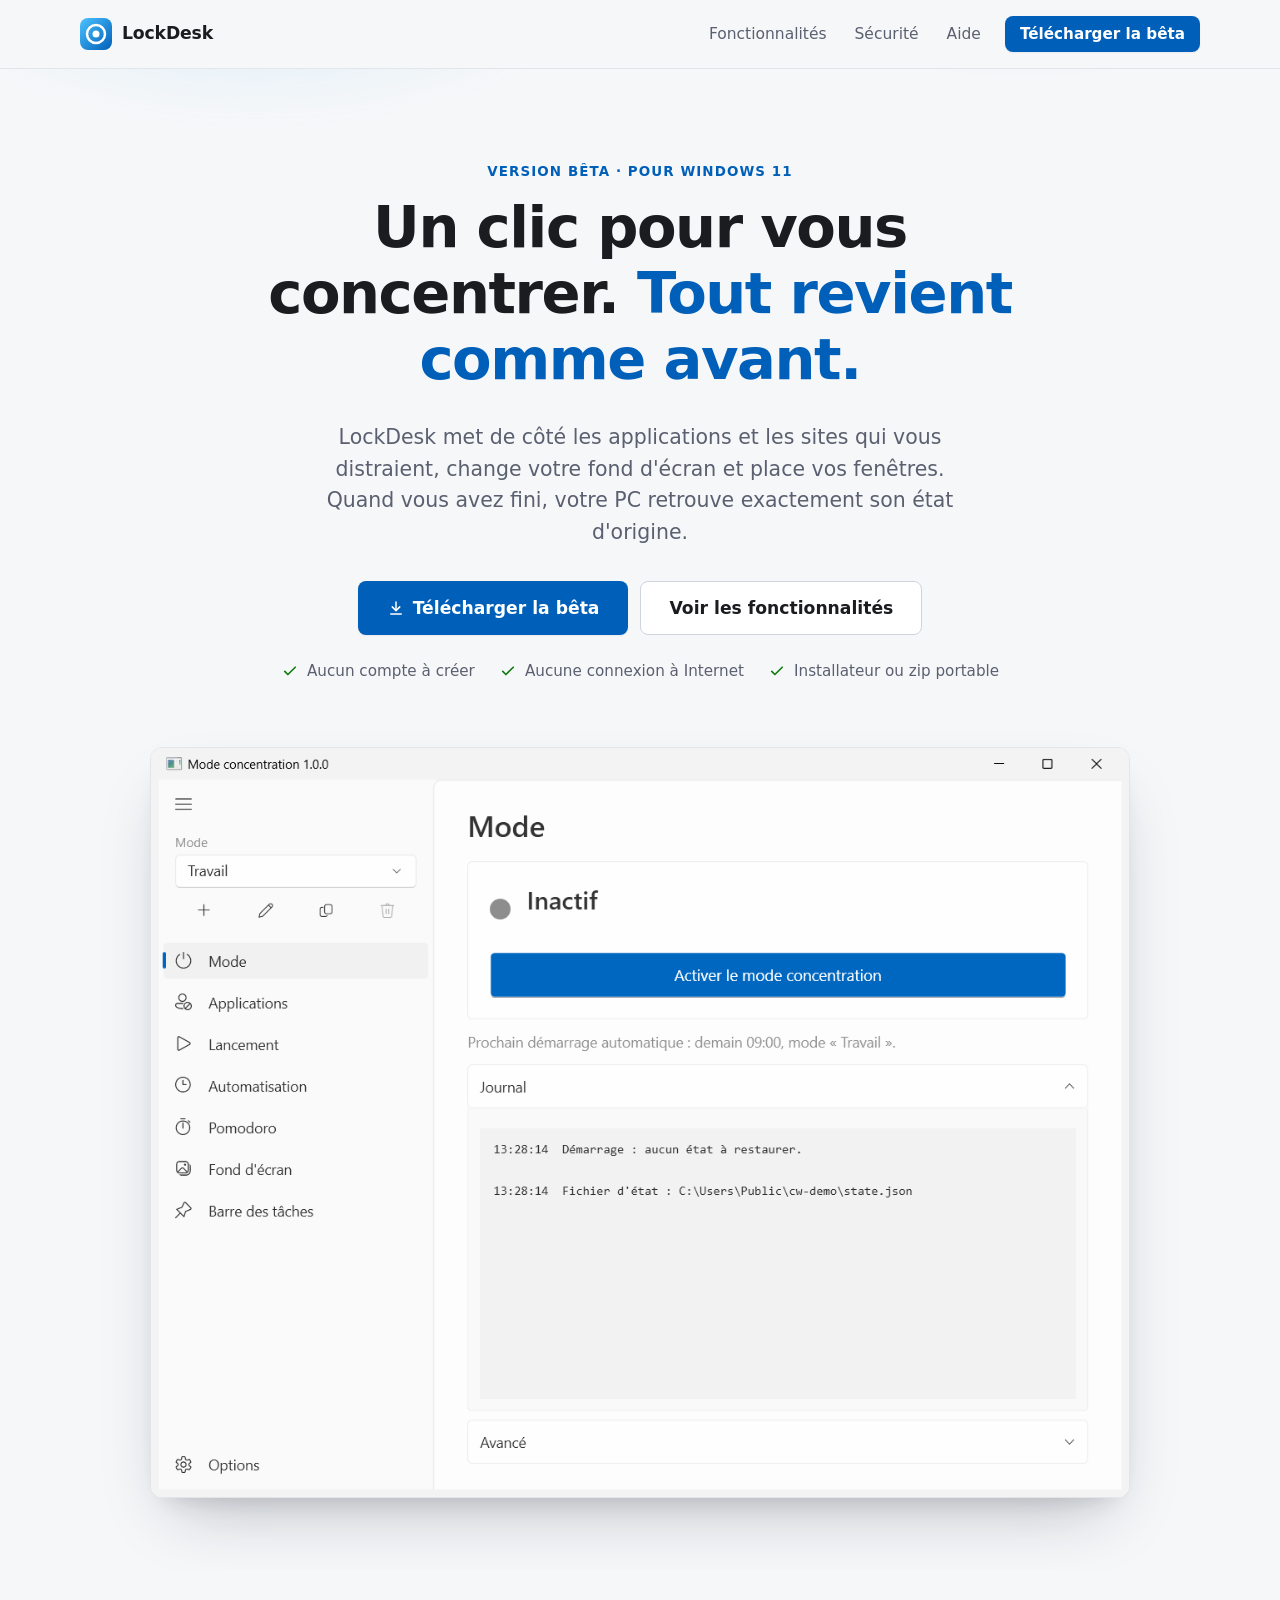
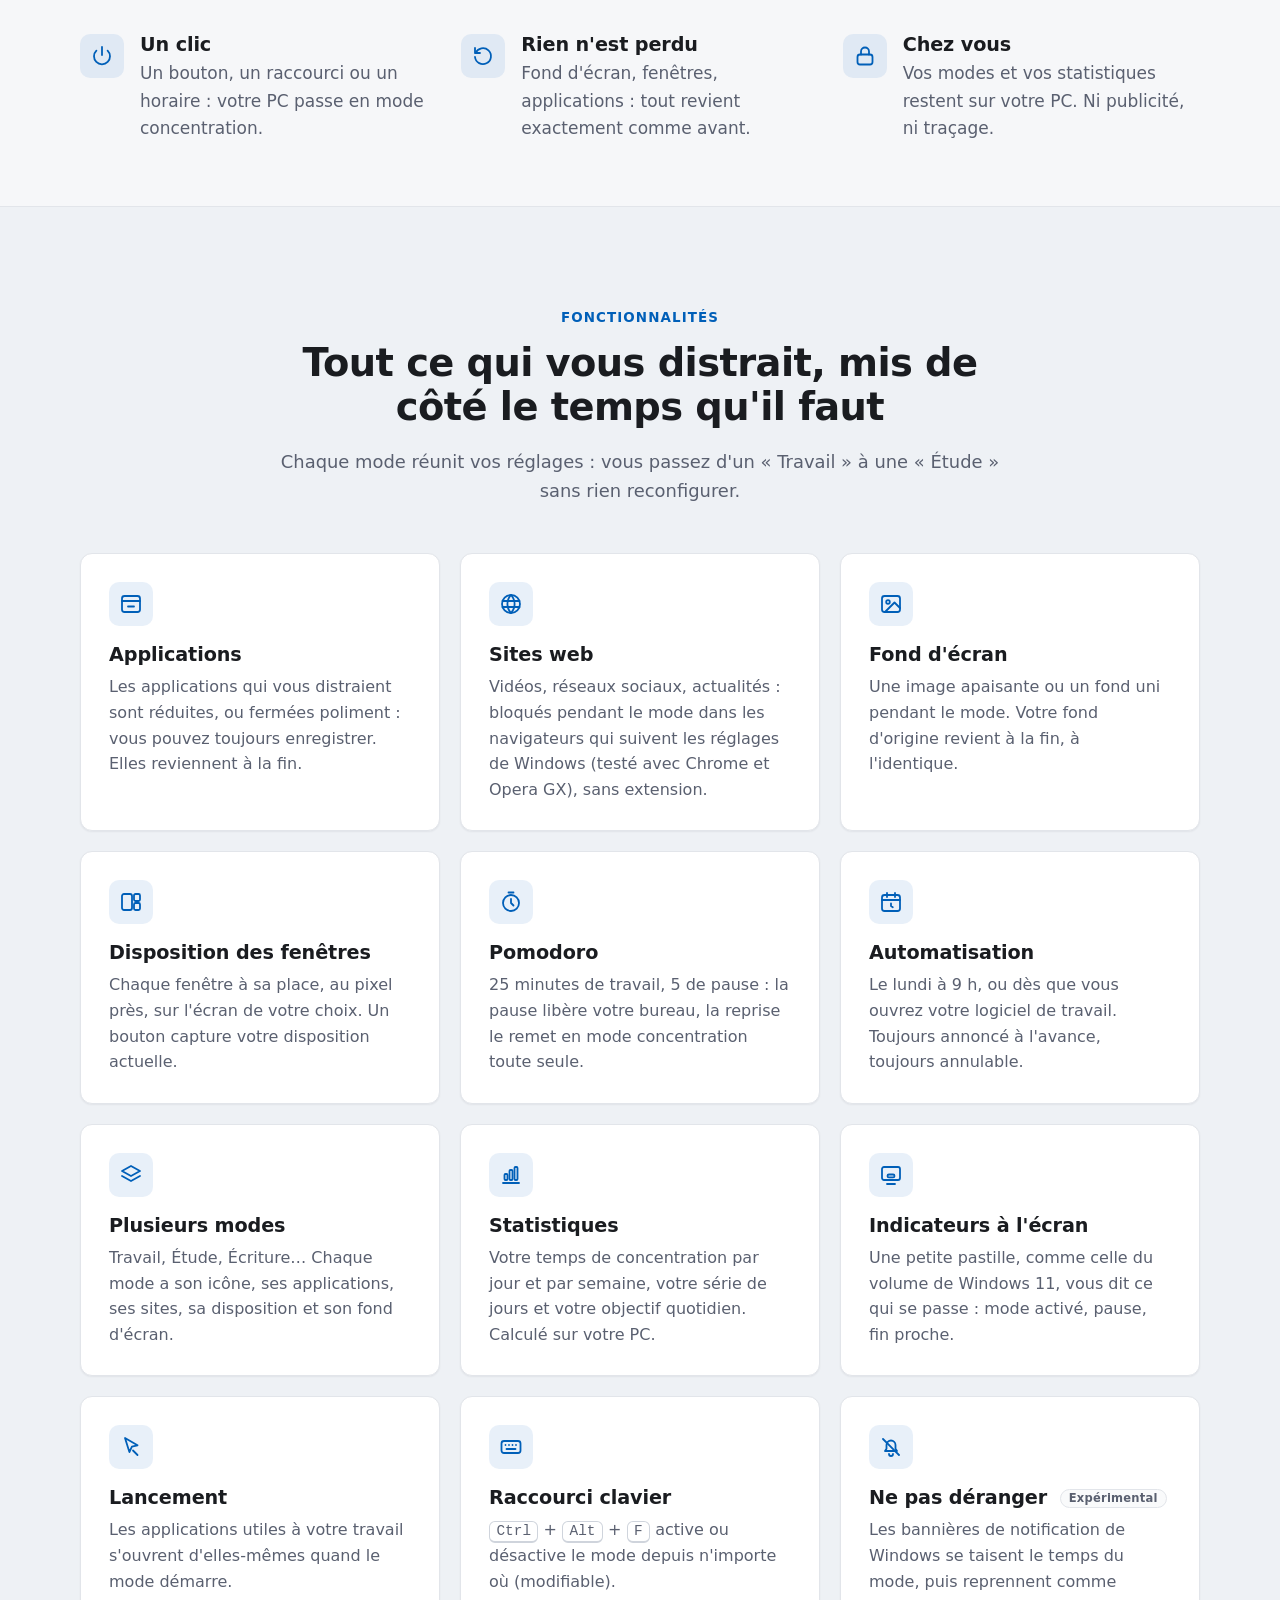
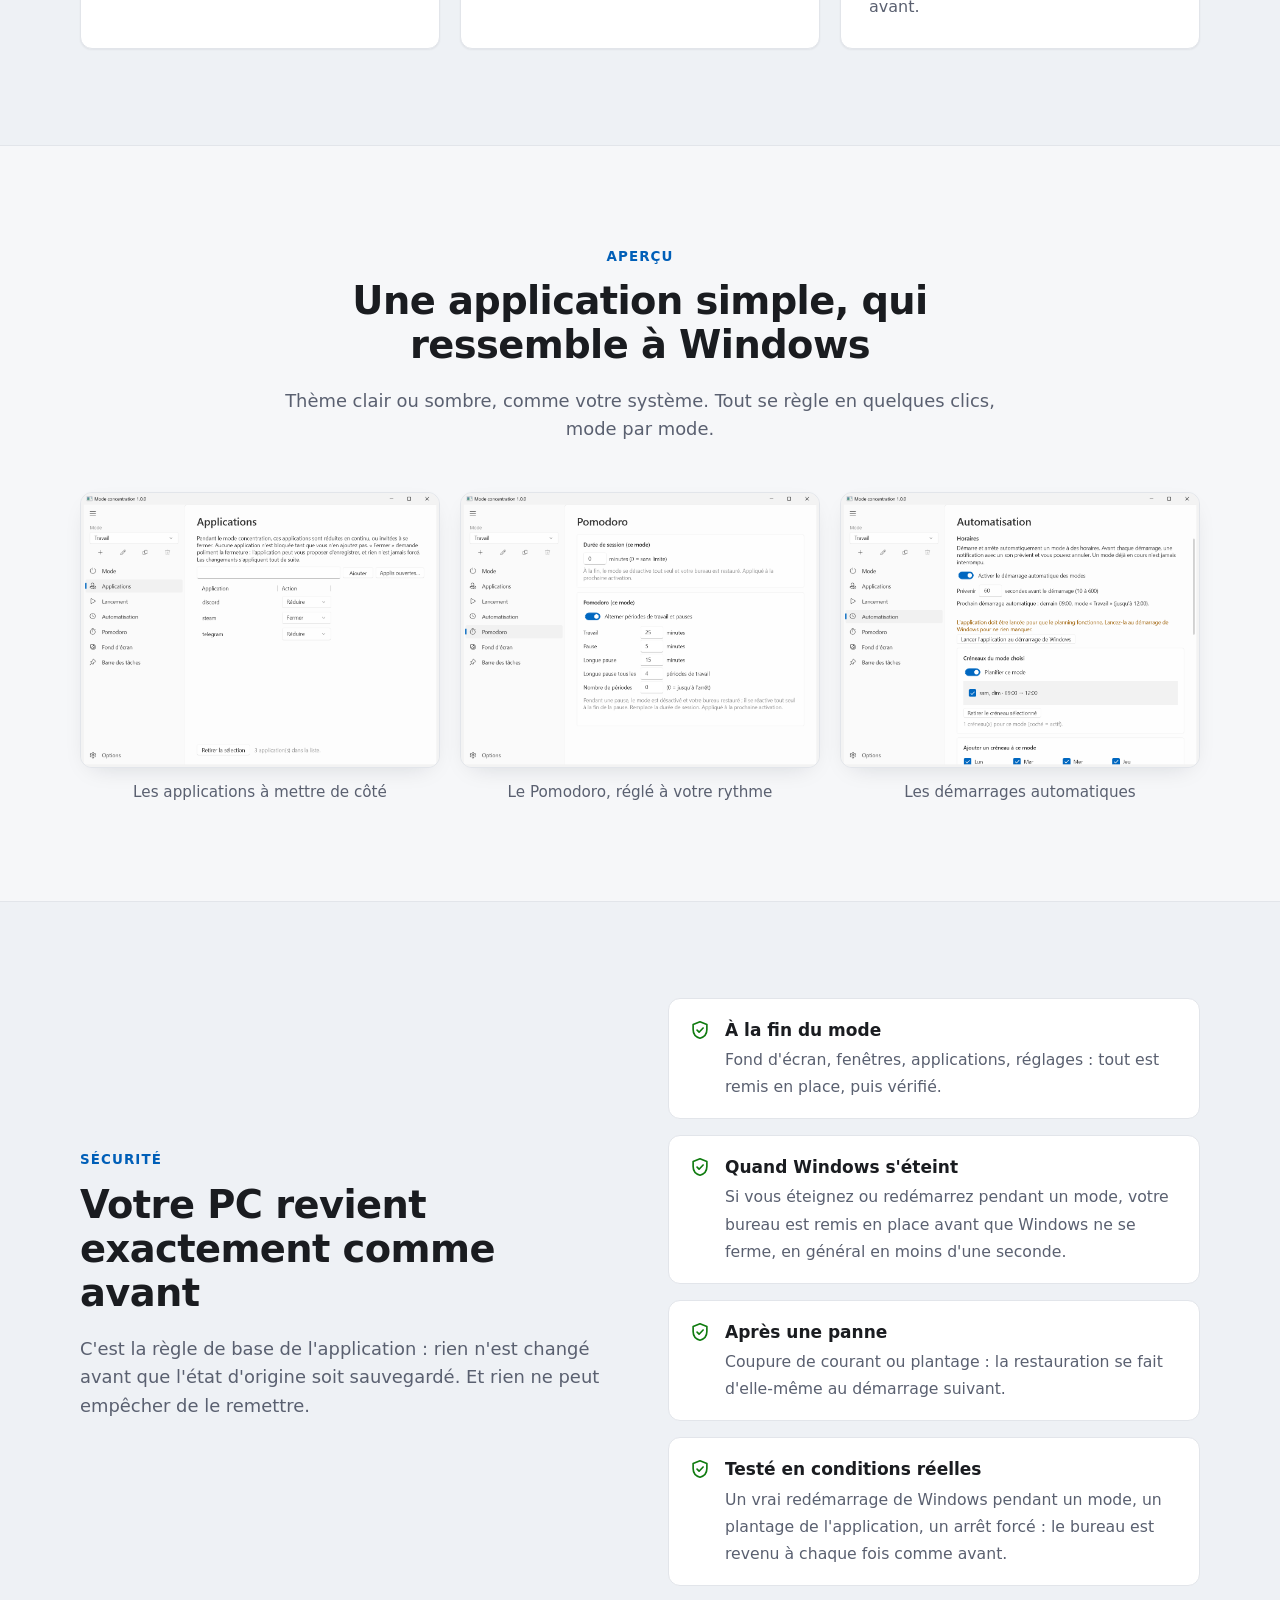
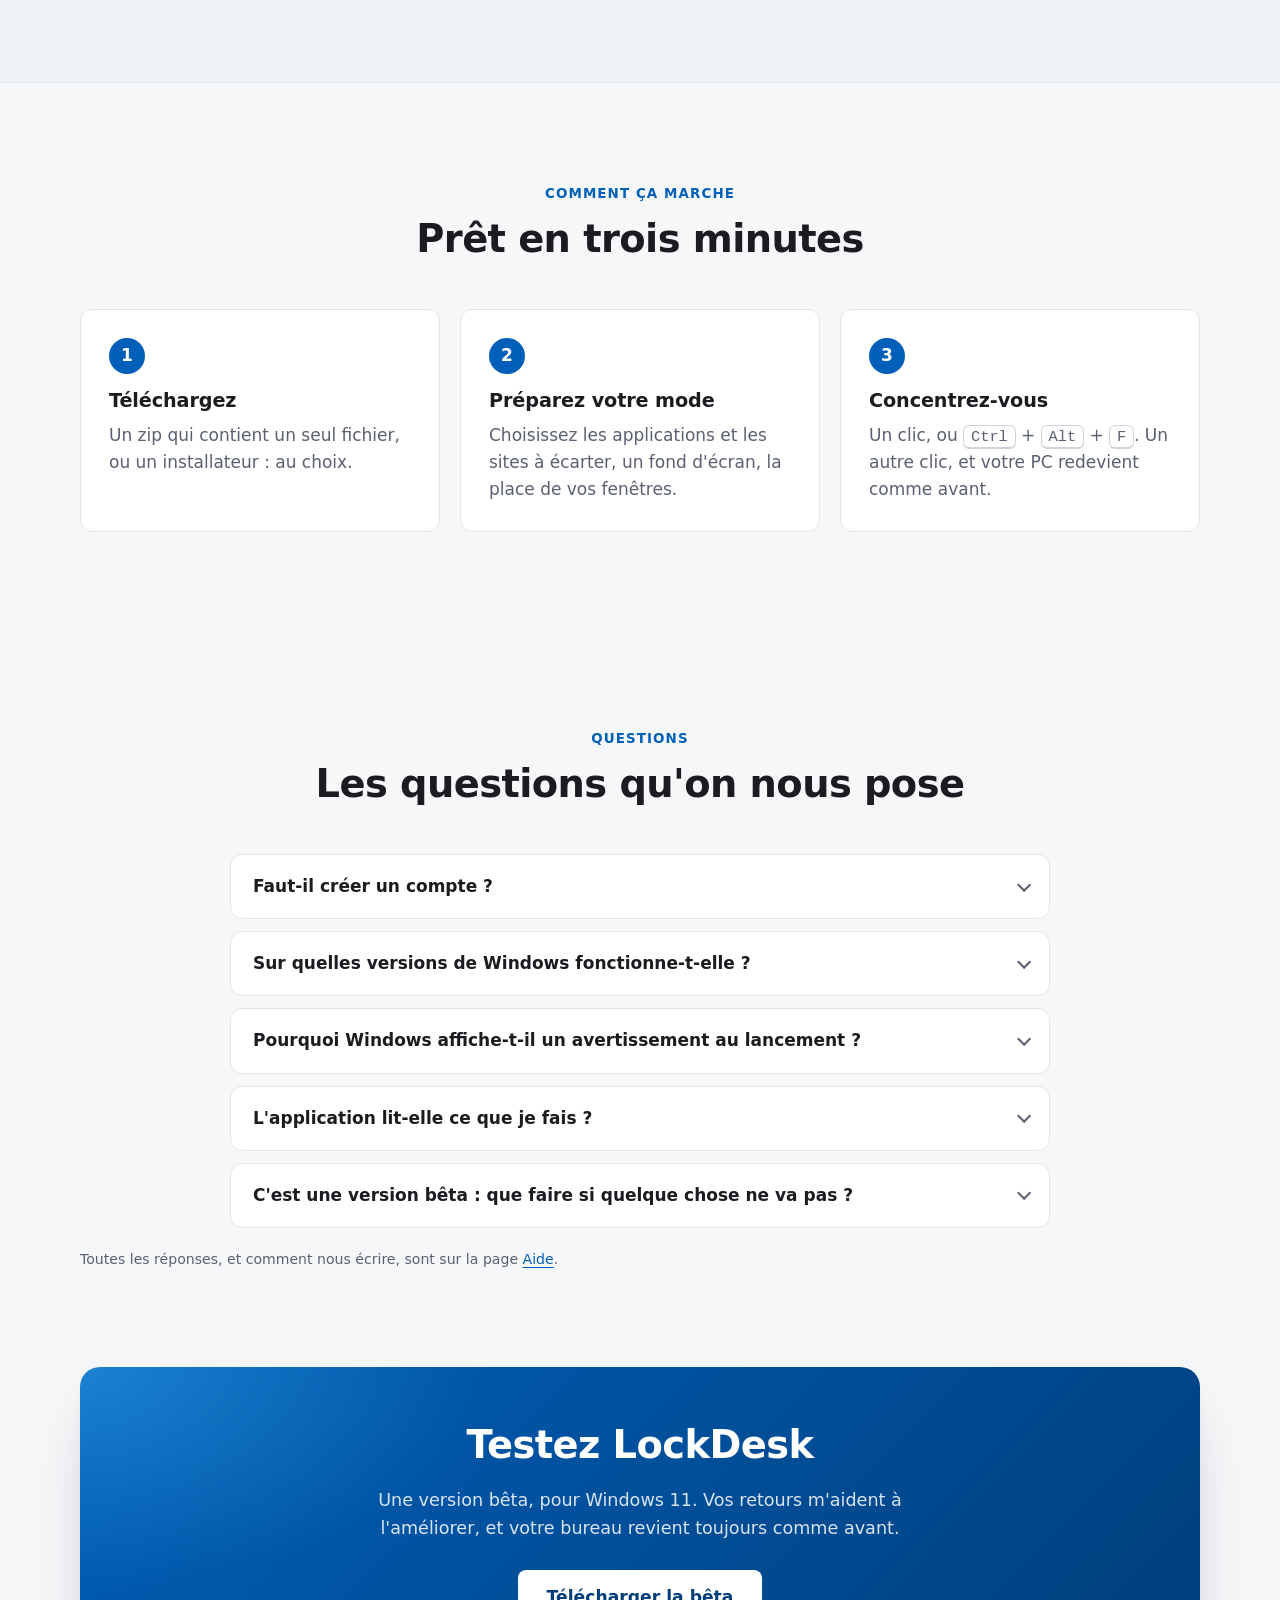
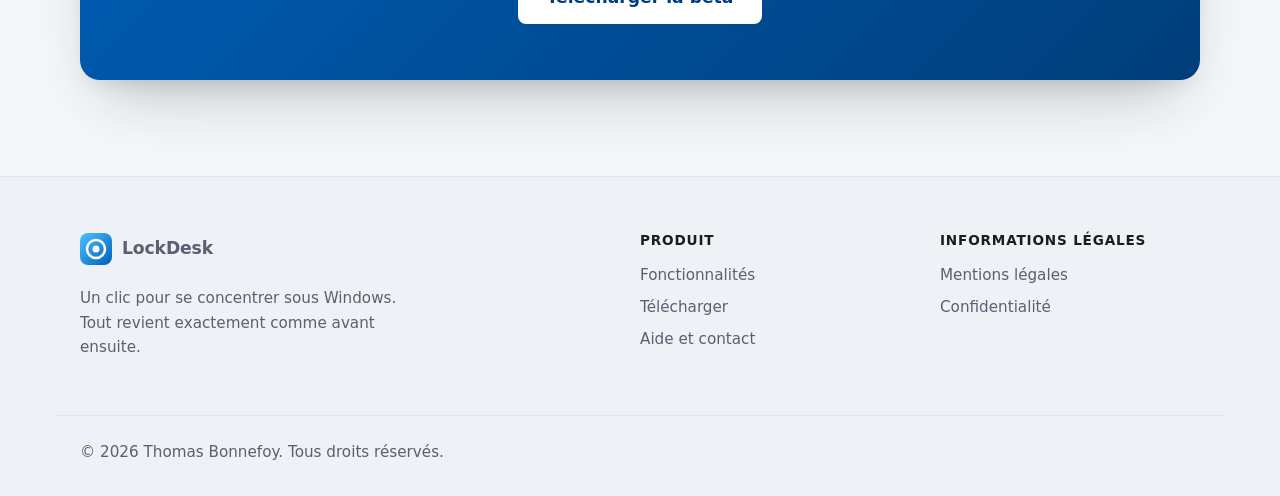
<file: index.html>
<!doctype html>
<html lang="fr">
<head>
  <meta charset="utf-8">
  <meta name="viewport" content="width=device-width, initial-scale=1">
  <title>LockDesk pour Windows : un clic pour se concentrer, tout revient comme avant</title>
  <meta name="description" content="LockDesk met de côté les applications et les sites qui vous distraient, change votre fond d'écran et place vos fenêtres, puis remet votre PC exactement comme avant. Pour Windows 11. Version bêta.">
  <link rel="canonical" href="https://thomasbonnefoy.github.io/lockdesk.github.io/">
  <meta name="theme-color" content="#f6f7f9" media="(prefers-color-scheme: light)">
  <meta name="theme-color" content="#14161b" media="(prefers-color-scheme: dark)">
  <meta property="og:type" content="website">
  <meta property="og:locale" content="fr_FR">
  <meta property="og:site_name" content="LockDesk">
  <meta property="og:title" content="LockDesk pour Windows">
  <meta property="og:description" content="Un clic pour se concentrer sous Windows. Tout revient exactement comme avant ensuite.">
  <meta property="og:url" content="https://thomasbonnefoy.github.io/lockdesk.github.io/">
  <meta property="og:image" content="https://thomasbonnefoy.github.io/lockdesk.github.io/assets/images/mode-clair.png">
  <meta name="twitter:card" content="summary_large_image">
  <link rel="icon" href="favicon.svg" type="image/svg+xml">
  <link rel="stylesheet" href="assets/site.css">
  <script type="application/ld+json">
  {
    "@context": "https://schema.org",
    "@type": "SoftwareApplication",
    "name": "LockDesk",
    "operatingSystem": "Windows 11",
    "applicationCategory": "ProductivityApplication",
    "description": "Un clic pour se concentrer sous Windows : fond d'écran, applications et sites distrayants mis de côté, fenêtres placées. Tout revient exactement comme avant ensuite."
  }
  </script>
  <script src="assets/config.js" defer></script>
  <script src="assets/site.js" defer></script>
</head>
<body>
  <a class="skip-link" href="#contenu">Aller au contenu</a>

  <header class="site-header">
    <div class="container header-inner">
      <a class="brand" href="index.html">
        <img src="assets/images/logo.svg" alt="" width="32" height="32">
        <span>LockDesk</span>
      </a>
      <a class="button button-primary button-small header-cta" href="telecharger.html">Télécharger la bêta</a>
      <nav class="site-nav" aria-label="Navigation principale">
        <a href="#fonctionnalites">Fonctionnalités</a>
        <a href="#restauration">Sécurité</a>
        <a href="aide.html">Aide</a>
        <a class="button button-primary button-small" href="telecharger.html">Télécharger la bêta</a>
      </nav>
    </div>
  </header>

  <main id="contenu">
    <section class="hero">
      <div class="container">
        <div class="hero-text">
          <span class="eyebrow">Version bêta · Pour Windows 11</span>
          <h1>Un clic pour vous concentrer. <span>Tout revient comme avant.</span></h1>
          <p class="lead">LockDesk met de côté les applications et les sites qui vous distraient, change votre fond d'écran et place vos fenêtres. Quand vous avez fini, votre PC retrouve exactement son état d'origine.</p>
          <div class="actions">
            <a class="button button-primary button-large" href="telecharger.html">
              <svg viewBox="0 0 24 24" fill="none" stroke="currentColor" stroke-width="2" stroke-linecap="round" stroke-linejoin="round" aria-hidden="true"><path d="M12 4v11"/><path d="M7 10.5l5 5 5-5"/><path d="M5 20h14"/></svg>
              Télécharger la bêta
            </a>
            <a class="button button-secondary button-large" href="#fonctionnalites">Voir les fonctionnalités</a>
          </div>
          <ul class="reassurance">
            <li><svg viewBox="0 0 24 24" fill="none" stroke="currentColor" stroke-width="2.2" stroke-linecap="round" stroke-linejoin="round" aria-hidden="true"><path d="M5 12.5l4.2 4.2L19 7"/></svg>Aucun compte à créer</li>
            <li><svg viewBox="0 0 24 24" fill="none" stroke="currentColor" stroke-width="2.2" stroke-linecap="round" stroke-linejoin="round" aria-hidden="true"><path d="M5 12.5l4.2 4.2L19 7"/></svg>Aucune connexion à Internet</li>
            <li><svg viewBox="0 0 24 24" fill="none" stroke="currentColor" stroke-width="2.2" stroke-linecap="round" stroke-linejoin="round" aria-hidden="true"><path d="M5 12.5l4.2 4.2L19 7"/></svg>Installateur ou zip portable</li>
          </ul>
        </div>
        <div class="screenshot">
          <picture>
            <source srcset="assets/images/mode-sombre.png" media="(prefers-color-scheme: dark)">
            <img src="assets/images/mode-clair.png" width="1175" height="900" alt="La fenêtre de LockDesk : le mode « Travail » est prêt, avec le bouton « Activer le mode concentration » et le volet des réglages (Applications, Lancement, Automatisation, Pomodoro, Fond d'écran).">
          </picture>
        </div>
      </div>
    </section>

    <section class="section-tight" aria-label="En bref">
      <div class="container values">
        <div class="value">
          <span class="icon"><svg viewBox="0 0 24 24" fill="none" stroke="currentColor" stroke-width="1.8" stroke-linecap="round" stroke-linejoin="round" aria-hidden="true"><path d="M12 3v8"/><path d="M6.4 6.6a8 8 0 1 0 11.2 0"/></svg></span>
          <div>
            <h3>Un clic</h3>
            <p>Un bouton, un raccourci ou un horaire : votre PC passe en mode concentration.</p>
          </div>
        </div>
        <div class="value">
          <span class="icon"><svg viewBox="0 0 24 24" fill="none" stroke="currentColor" stroke-width="1.8" stroke-linecap="round" stroke-linejoin="round" aria-hidden="true"><path d="M4 4v5h5"/><path d="M4.6 9A8 8 0 1 1 4 13"/></svg></span>
          <div>
            <h3>Rien n'est perdu</h3>
            <p>Fond d'écran, fenêtres, applications : tout revient exactement comme avant.</p>
          </div>
        </div>
        <div class="value">
          <span class="icon"><svg viewBox="0 0 24 24" fill="none" stroke="currentColor" stroke-width="1.8" stroke-linecap="round" stroke-linejoin="round" aria-hidden="true"><rect x="4.5" y="10.5" width="15" height="10" rx="2.5"/><path d="M8 10.5V7.5a4 4 0 0 1 8 0v3"/></svg></span>
          <div>
            <h3>Chez vous</h3>
            <p>Vos modes et vos statistiques restent sur votre PC. Ni publicité, ni traçage.</p>
          </div>
        </div>
      </div>
    </section>

    <section class="section section-soft" id="fonctionnalites">
      <div class="container">
        <div class="section-head">
          <span class="eyebrow">Fonctionnalités</span>
          <h2>Tout ce qui vous distrait, mis de côté le temps qu'il faut</h2>
          <p>Chaque mode réunit vos réglages : vous passez d'un « Travail » à une « Étude » sans rien reconfigurer.</p>
        </div>
        <div class="features">
          <article class="card feature">
            <span class="icon"><svg viewBox="0 0 24 24" fill="none" stroke="currentColor" stroke-width="1.8" stroke-linecap="round" stroke-linejoin="round" aria-hidden="true"><rect x="3" y="4" width="18" height="16" rx="2.5"/><path d="M3 9h18"/><path d="M9 14.5h6"/></svg></span>
            <h3>Applications</h3>
            <p>Les applications qui vous distraient sont réduites, ou fermées poliment : vous pouvez toujours enregistrer. Elles reviennent à la fin.</p>
          </article>
          <article class="card feature">
            <span class="icon"><svg viewBox="0 0 24 24" fill="none" stroke="currentColor" stroke-width="1.8" stroke-linecap="round" stroke-linejoin="round" aria-hidden="true"><circle cx="12" cy="12" r="9"/><path d="M3.5 9h17M3.5 15h17"/><path d="M12 3c2.4 2.6 3.6 5.6 3.6 9s-1.2 6.4-3.6 9c-2.4-2.6-3.6-5.6-3.6-9s1.2-6.4 3.6-9z"/></svg></span>
            <h3>Sites web</h3>
            <p>Vidéos, réseaux sociaux, actualités : bloqués pendant le mode dans les navigateurs qui suivent les réglages de Windows (testé avec Chrome et Opera GX), sans extension.</p>
          </article>
          <article class="card feature">
            <span class="icon"><svg viewBox="0 0 24 24" fill="none" stroke="currentColor" stroke-width="1.8" stroke-linecap="round" stroke-linejoin="round" aria-hidden="true"><rect x="3" y="4" width="18" height="16" rx="2.5"/><circle cx="9" cy="10" r="1.8"/><path d="M21 16l-5.5-5.5L6 20"/></svg></span>
            <h3>Fond d'écran</h3>
            <p>Une image apaisante ou un fond uni pendant le mode. Votre fond d'origine revient à la fin, à l'identique.</p>
          </article>
          <article class="card feature">
            <span class="icon"><svg viewBox="0 0 24 24" fill="none" stroke="currentColor" stroke-width="1.8" stroke-linecap="round" stroke-linejoin="round" aria-hidden="true"><rect x="3" y="4" width="10" height="16" rx="2"/><rect x="15" y="4" width="6" height="7" rx="1.5"/><rect x="15" y="13" width="6" height="7" rx="1.5"/></svg></span>
            <h3>Disposition des fenêtres</h3>
            <p>Chaque fenêtre à sa place, au pixel près, sur l'écran de votre choix. Un bouton capture votre disposition actuelle.</p>
          </article>
          <article class="card feature">
            <span class="icon"><svg viewBox="0 0 24 24" fill="none" stroke="currentColor" stroke-width="1.8" stroke-linecap="round" stroke-linejoin="round" aria-hidden="true"><circle cx="12" cy="13" r="8"/><path d="M12 9v4l2.5 2.5"/><path d="M9.5 2.5h5"/></svg></span>
            <h3>Pomodoro</h3>
            <p>25 minutes de travail, 5 de pause : la pause libère votre bureau, la reprise le remet en mode concentration toute seule.</p>
          </article>
          <article class="card feature">
            <span class="icon"><svg viewBox="0 0 24 24" fill="none" stroke="currentColor" stroke-width="1.8" stroke-linecap="round" stroke-linejoin="round" aria-hidden="true"><rect x="3" y="5" width="18" height="16" rx="2.5"/><path d="M3 10h18"/><path d="M8 3v4M16 3v4"/><path d="M12 13.5v2.6l1.8 1.2"/></svg></span>
            <h3>Automatisation</h3>
            <p>Le lundi à 9 h, ou dès que vous ouvrez votre logiciel de travail. Toujours annoncé à l'avance, toujours annulable.</p>
          </article>
          <article class="card feature">
            <span class="icon"><svg viewBox="0 0 24 24" fill="none" stroke="currentColor" stroke-width="1.8" stroke-linecap="round" stroke-linejoin="round" aria-hidden="true"><path d="M12 3l9 5-9 5-9-5 9-5z"/><path d="M3 13l9 5 9-5"/></svg></span>
            <h3>Plusieurs modes</h3>
            <p>Travail, Étude, Écriture… Chaque mode a son icône, ses applications, ses sites, sa disposition et son fond d'écran.</p>
          </article>
          <article class="card feature">
            <span class="icon"><svg viewBox="0 0 24 24" fill="none" stroke="currentColor" stroke-width="1.8" stroke-linecap="round" stroke-linejoin="round" aria-hidden="true"><path d="M4 20h16"/><rect x="5.5" y="11" width="3" height="6" rx="1"/><rect x="10.5" y="7" width="3" height="10" rx="1"/><rect x="15.5" y="4" width="3" height="13" rx="1"/></svg></span>
            <h3>Statistiques</h3>
            <p>Votre temps de concentration par jour et par semaine, votre série de jours et votre objectif quotidien. Calculé sur votre PC.</p>
          </article>
          <article class="card feature">
            <span class="icon"><svg viewBox="0 0 24 24" fill="none" stroke="currentColor" stroke-width="1.8" stroke-linecap="round" stroke-linejoin="round" aria-hidden="true"><rect x="3" y="4" width="18" height="13" rx="2"/><path d="M8 21h8"/><rect x="8.5" y="11.5" width="7" height="2.8" rx="1.4"/></svg></span>
            <h3>Indicateurs à l'écran</h3>
            <p>Une petite pastille, comme celle du volume de Windows 11, vous dit ce qui se passe : mode activé, pause, fin proche.</p>
          </article>
          <article class="card feature">
            <span class="icon"><svg viewBox="0 0 24 24" fill="none" stroke="currentColor" stroke-width="1.8" stroke-linecap="round" stroke-linejoin="round" aria-hidden="true"><path d="M6 3l12.5 7.3-5.6 1.4L10.4 17z"/><path d="M14 15.5l4.5 4.5"/></svg></span>
            <h3>Lancement</h3>
            <p>Les applications utiles à votre travail s'ouvrent d'elles-mêmes quand le mode démarre.</p>
          </article>
          <article class="card feature">
            <span class="icon"><svg viewBox="0 0 24 24" fill="none" stroke="currentColor" stroke-width="1.8" stroke-linecap="round" stroke-linejoin="round" aria-hidden="true"><rect x="2.5" y="6" width="19" height="12" rx="2.5"/><path d="M6.5 10h.01M10 10h.01M13.5 10h.01M17 10h.01M7.5 14h9"/></svg></span>
            <h3>Raccourci clavier</h3>
            <p><kbd>Ctrl</kbd> + <kbd>Alt</kbd> + <kbd>F</kbd> active ou désactive le mode depuis n'importe où (modifiable).</p>
          </article>
          <article class="card feature">
            <span class="icon"><svg viewBox="0 0 24 24" fill="none" stroke="currentColor" stroke-width="1.8" stroke-linecap="round" stroke-linejoin="round" aria-hidden="true"><path d="M18 16H6l1.5-2.2V10a4.5 4.5 0 0 1 9 0v3.8z"/><path d="M10 19a2 2 0 0 0 4 0"/><path d="M4 4l16 16"/></svg></span>
            <h3>Ne pas déranger <span class="badge">Expérimental</span></h3>
            <p>Les bannières de notification de Windows se taisent le temps du mode, puis reprennent comme avant.</p>
          </article>
        </div>
      </div>
    </section>

    <section class="section" aria-labelledby="titre-apercu">
      <div class="container">
        <div class="section-head">
          <span class="eyebrow">Aperçu</span>
          <h2 id="titre-apercu">Une application simple, qui ressemble à Windows</h2>
          <p>Thème clair ou sombre, comme votre système. Tout se règle en quelques clics, mode par mode.</p>
        </div>
        <div class="gallery">
          <figure>
            <img src="assets/images/applications.png" width="1175" height="900" loading="lazy" alt="Page Applications : la liste des applications à réduire ou à fermer pendant le mode.">
            <figcaption>Les applications à mettre de côté</figcaption>
          </figure>
          <figure>
            <img src="assets/images/pomodoro.png" width="1175" height="900" loading="lazy" alt="Page Pomodoro : durées du travail, de la pause et de la longue pause.">
            <figcaption>Le Pomodoro, réglé à votre rythme</figcaption>
          </figure>
          <figure>
            <img src="assets/images/automatisation.png" width="1175" height="900" loading="lazy" alt="Page Automatisation : créneaux de démarrage automatique par jour et par heure.">
            <figcaption>Les démarrages automatiques</figcaption>
          </figure>
        </div>
      </div>
    </section>

    <section class="section section-soft" id="restauration">
      <div class="container split">
        <div>
          <span class="eyebrow">Sécurité</span>
          <h2>Votre PC revient exactement comme avant</h2>
          <p class="lead-left">C'est la règle de base de l'application : rien n'est changé avant que l'état d'origine soit sauvegardé. Et rien ne peut empêcher de le remettre.</p>
        </div>
        <ul class="checks">
          <li>
            <svg viewBox="0 0 24 24" fill="none" stroke="currentColor" stroke-width="1.8" stroke-linecap="round" stroke-linejoin="round" aria-hidden="true"><path d="M12 3l7.5 3v5.5c0 4.6-3.2 8.3-7.5 9.5-4.3-1.2-7.5-4.9-7.5-9.5V6z"/><path d="M8.8 12.2l2.2 2.2 4.4-4.6"/></svg>
            <div><strong>À la fin du mode</strong><span>Fond d'écran, fenêtres, applications, réglages : tout est remis en place, puis vérifié.</span></div>
          </li>
          <li>
            <svg viewBox="0 0 24 24" fill="none" stroke="currentColor" stroke-width="1.8" stroke-linecap="round" stroke-linejoin="round" aria-hidden="true"><path d="M12 3l7.5 3v5.5c0 4.6-3.2 8.3-7.5 9.5-4.3-1.2-7.5-4.9-7.5-9.5V6z"/><path d="M8.8 12.2l2.2 2.2 4.4-4.6"/></svg>
            <div><strong>Quand Windows s'éteint</strong><span>Si vous éteignez ou redémarrez pendant un mode, votre bureau est remis en place avant que Windows ne se ferme, en général en moins d'une seconde.</span></div>
          </li>
          <li>
            <svg viewBox="0 0 24 24" fill="none" stroke="currentColor" stroke-width="1.8" stroke-linecap="round" stroke-linejoin="round" aria-hidden="true"><path d="M12 3l7.5 3v5.5c0 4.6-3.2 8.3-7.5 9.5-4.3-1.2-7.5-4.9-7.5-9.5V6z"/><path d="M8.8 12.2l2.2 2.2 4.4-4.6"/></svg>
            <div><strong>Après une panne</strong><span>Coupure de courant ou plantage : la restauration se fait d'elle-même au démarrage suivant.</span></div>
          </li>
          <li>
            <svg viewBox="0 0 24 24" fill="none" stroke="currentColor" stroke-width="1.8" stroke-linecap="round" stroke-linejoin="round" aria-hidden="true"><path d="M12 3l7.5 3v5.5c0 4.6-3.2 8.3-7.5 9.5-4.3-1.2-7.5-4.9-7.5-9.5V6z"/><path d="M8.8 12.2l2.2 2.2 4.4-4.6"/></svg>
            <div><strong>Testé en conditions réelles</strong><span>Un vrai redémarrage de Windows pendant un mode, un plantage de l'application, un arrêt forcé : le bureau est revenu à chaque fois comme avant.</span></div>
          </li>
        </ul>
      </div>
    </section>

    <section class="section" aria-labelledby="titre-etapes">
      <div class="container">
        <div class="section-head">
          <span class="eyebrow">Comment ça marche</span>
          <h2 id="titre-etapes">Prêt en trois minutes</h2>
        </div>
        <ol class="steps">
          <li>
            <h3>Téléchargez</h3>
            <p>Un zip qui contient un seul fichier, ou un installateur : au choix.</p>
          </li>
          <li>
            <h3>Préparez votre mode</h3>
            <p>Choisissez les applications et les sites à écarter, un fond d'écran, la place de vos fenêtres.</p>
          </li>
          <li>
            <h3>Concentrez-vous</h3>
            <p>Un clic, ou <kbd>Ctrl</kbd> + <kbd>Alt</kbd> + <kbd>F</kbd>. Un autre clic, et votre PC redevient comme avant.</p>
          </li>
        </ol>
      </div>
    </section>

    <section class="section" aria-labelledby="titre-questions">
      <div class="container">
        <div class="section-head">
          <span class="eyebrow">Questions</span>
          <h2 id="titre-questions">Les questions qu'on nous pose</h2>
        </div>
        <div class="faq">
          <details>
            <summary>Faut-il créer un compte ?</summary>
            <div class="answer"><p>Non. L'application n'a besoin d'aucun compte, ne se connecte à Internet pour rien et n'envoie rien. Vos modes, vos réglages et vos statistiques restent sur votre PC.</p></div>
          </details>
          <details>
            <summary>Sur quelles versions de Windows fonctionne-t-elle ?</summary>
            <div class="answer"><p>Sur Windows 11, avec un processeur Intel ou AMD (x64) ou un processeur ARM (ARM64). Windows 10 n'est pas pris en charge.</p></div>
          </details>
          <details>
            <summary>Pourquoi Windows affiche-t-il un avertissement au lancement ?</summary>
            <div class="answer"><p>L'application n'est pas encore signée numériquement, et Windows se méfie des programmes qu'il voit peu. Cliquez sur <strong>Informations complémentaires</strong>, puis sur <strong>Exécuter quand même</strong>.</p></div>
          </details>
          <details>
            <summary>L'application lit-elle ce que je fais ?</summary>
            <div class="answer"><p>Non. Elle regarde seulement quelles fenêtres sont ouvertes, pour mettre de côté celles de votre liste. Vos modes, vos réglages et vos statistiques restent sur votre PC.</p></div>
          </details>
          <details>
            <summary>C'est une version bêta : que faire si quelque chose ne va pas ?</summary>
            <div class="answer"><p>Écrivez-moi (adresse sur la page <a href="aide.html">Aide</a>) en disant ce que vous faisiez et ce qui ne s'est pas passé comme prévu. Surtout si votre bureau n'est pas revenu comme avant : c'est ce que je cherche à vérifier en priorité.</p></div>
          </details>
        </div>
        <p class="fine-print">Toutes les réponses, et comment nous écrire, sont sur la page <a href="aide.html">Aide</a>.</p>
      </div>
    </section>

    <section class="container" aria-labelledby="titre-essai">
      <div class="cta">
        <h2 id="titre-essai">Testez LockDesk</h2>
        <p>Une version bêta, pour Windows 11. Vos retours m'aident à l'améliorer, et votre bureau revient toujours comme avant.</p>
        <a class="button button-primary button-large" href="telecharger.html">Télécharger la bêta</a>
      </div>
    </section>
  </main>

  <footer class="site-footer">
    <div class="container footer-grid">
      <div class="footer-brand">
        <a class="brand" href="index.html">
          <img src="assets/images/logo.svg" alt="" width="32" height="32">
          <span>LockDesk</span>
        </a>
        <p>Un clic pour se concentrer sous Windows. Tout revient exactement comme avant ensuite.</p>
      </div>
      <nav aria-label="Produit">
        <h2>Produit</h2>
        <ul>
          <li><a href="index.html#fonctionnalites">Fonctionnalités</a></li>
          <li><a href="telecharger.html">Télécharger</a></li>
          <li><a href="aide.html">Aide et contact</a></li>
        </ul>
      </nav>
      <nav aria-label="Informations légales">
        <h2>Informations légales</h2>
        <ul>
          <li><a href="legal/mentions-legales.html">Mentions légales</a></li>
          <li><a href="legal/confidentialite.html">Confidentialité</a></li>
        </ul>
      </nav>
    </div>
    <div class="container footer-bottom">
      <p>© <span data-fill="year">2026</span> <span data-fill="publisher">LockDesk</span>. Tous droits réservés.</p>
    </div>
  </footer>
</body>
</html>
</file>
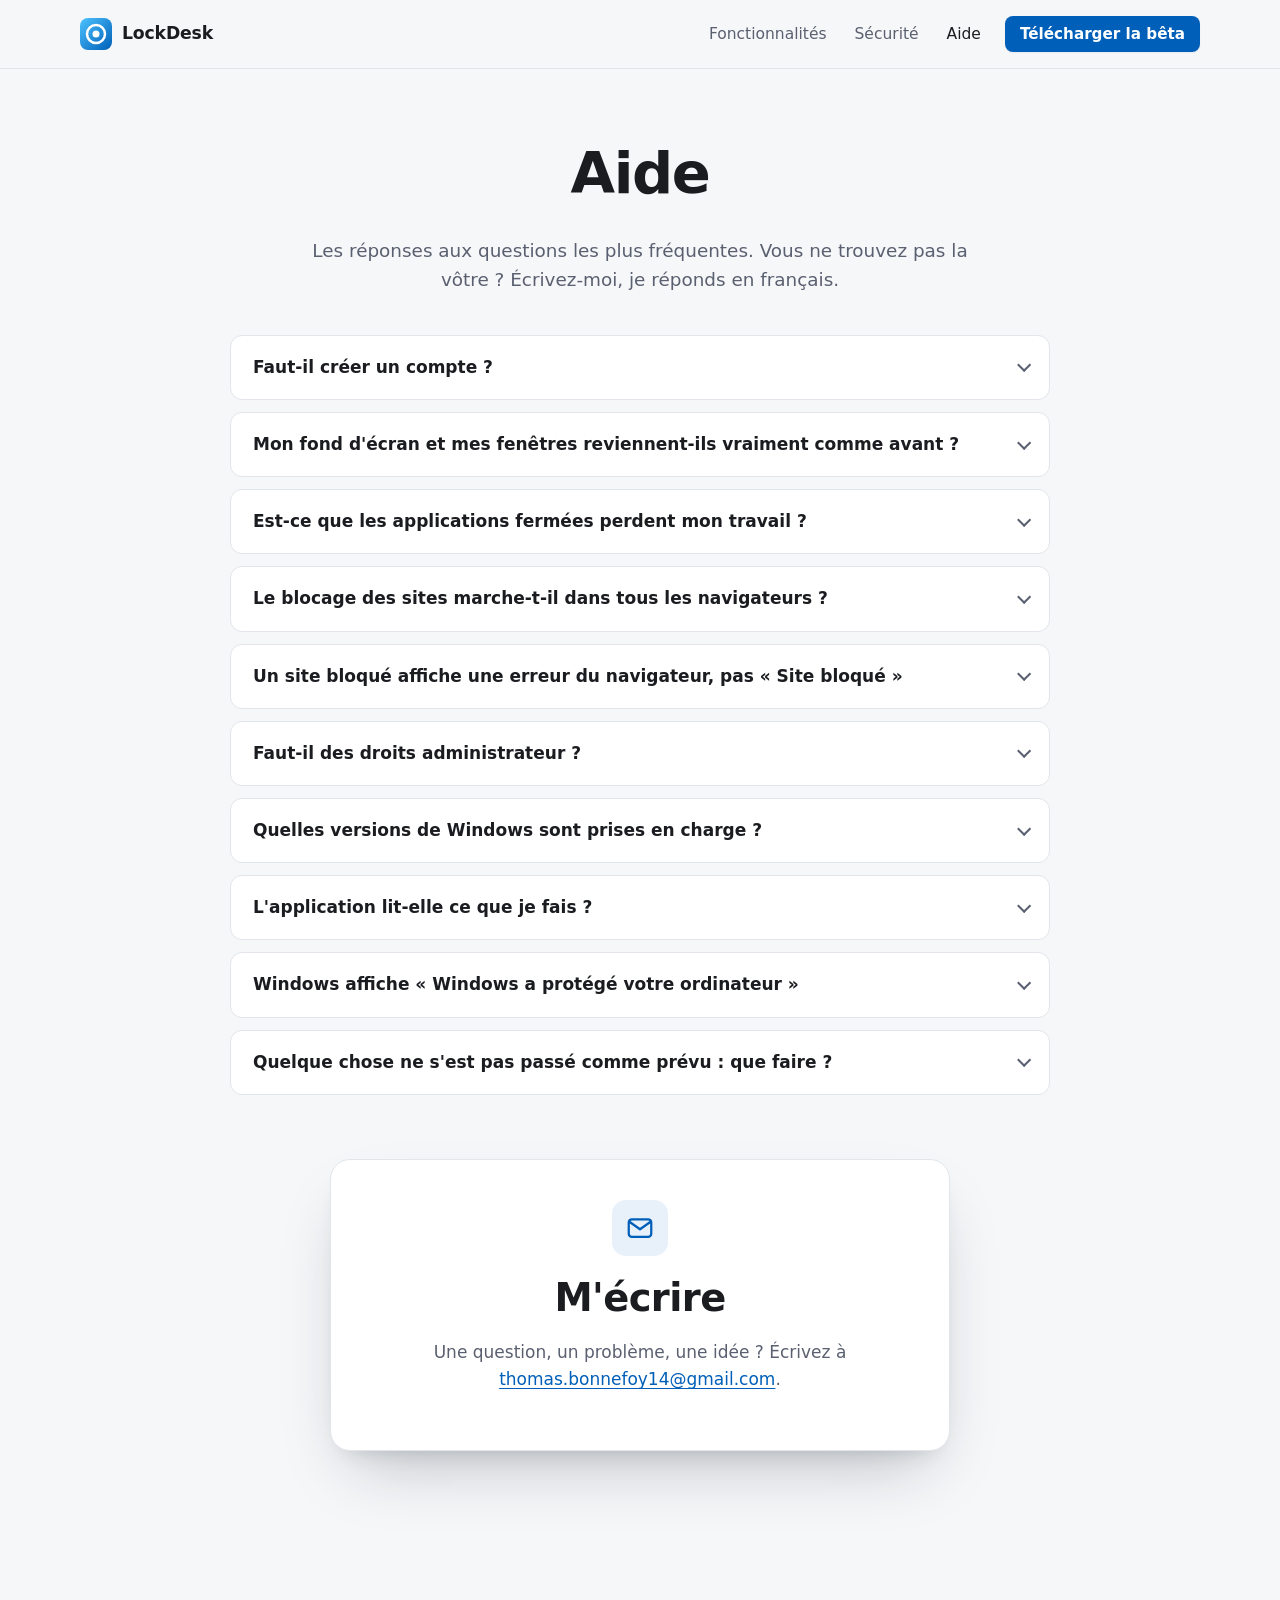
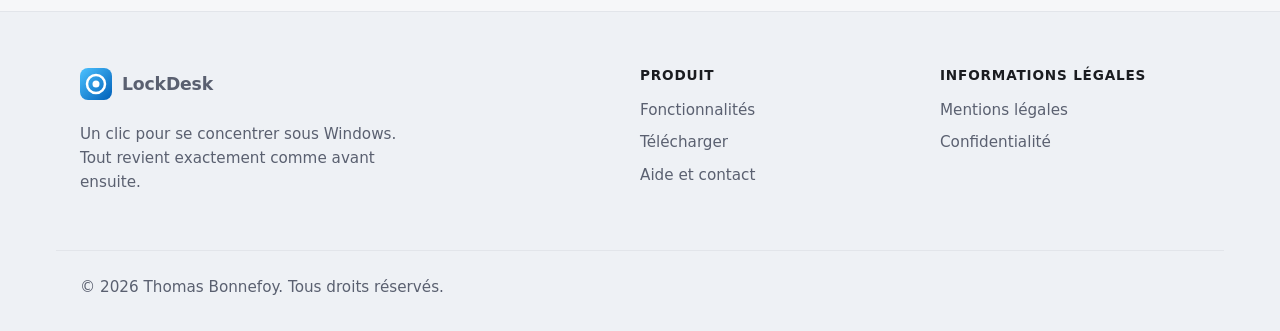
<file: aide.html>
<!doctype html>
<html lang="fr">
<head>
  <meta charset="utf-8">
  <meta name="viewport" content="width=device-width, initial-scale=1">
  <title>Aide et questions fréquentes : LockDesk</title>
  <meta name="description" content="Réponses aux questions sur la bêta de LockDesk : restauration du bureau, applications, blocage des sites, avertissement de Windows, et comment me contacter.">
  <link rel="canonical" href="https://thomasbonnefoy.github.io/lockdesk.github.io/aide.html">
  <meta name="theme-color" content="#f6f7f9" media="(prefers-color-scheme: light)">
  <meta name="theme-color" content="#14161b" media="(prefers-color-scheme: dark)">
  <link rel="icon" href="favicon.svg" type="image/svg+xml">
  <link rel="stylesheet" href="assets/site.css">
  <script src="assets/config.js" defer></script>
  <script src="assets/site.js" defer></script>
</head>
<body>
  <a class="skip-link" href="#contenu">Aller au contenu</a>

  <header class="site-header">
    <div class="container header-inner">
      <a class="brand" href="index.html">
        <img src="assets/images/logo.svg" alt="" width="32" height="32">
        <span>LockDesk</span>
      </a>
      <a class="button button-primary button-small header-cta" href="telecharger.html">Télécharger la bêta</a>
      <nav class="site-nav" aria-label="Navigation principale">
        <a href="index.html#fonctionnalites">Fonctionnalités</a>
        <a href="index.html#restauration">Sécurité</a>
        <a href="aide.html" aria-current="page">Aide</a>
        <a class="button button-primary button-small" href="telecharger.html">Télécharger la bêta</a>
      </nav>
    </div>
  </header>

  <main id="contenu">
    <div class="page-head container">
      <h1>Aide</h1>
      <p>Les réponses aux questions les plus fréquentes. Vous ne trouvez pas la vôtre ? Écrivez-moi, je réponds en français.</p>
    </div>

    <div class="container">
      <h2 class="visually-hidden">Questions fréquentes</h2>
      <div class="faq">
        <details>
          <summary>Faut-il créer un compte ?</summary>
          <div class="answer"><p>Non. L'application n'a besoin d'aucun compte et ne se connecte à Internet pour rien. Vos modes, vos réglages et vos statistiques restent sur votre PC.</p></div>
        </details>
        <details>
          <summary>Mon fond d'écran et mes fenêtres reviennent-ils vraiment comme avant ?</summary>
          <div class="answer"><p>Oui. Avant le moindre changement, l'application enregistre l'état d'origine de votre PC. Elle le remet en place à la fin du mode, avant l'arrêt de Windows si vous éteignez pendant un mode, et au démarrage suivant après une coupure de courant ou un plantage.</p></div>
        </details>
        <details>
          <summary>Est-ce que les applications fermées perdent mon travail ?</summary>
          <div class="answer"><p>Non. Une application de votre liste est soit réduite, soit fermée poliment, comme si vous cliquiez sur sa croix : elle peut vous proposer d'enregistrer. Rien n'est jamais fermé de force.</p></div>
        </details>
        <details>
          <summary>Le blocage des sites marche-t-il dans tous les navigateurs ?</summary>
          <div class="answer"><p>Il marche dans les navigateurs qui suivent les réglages réseau de Windows, sans extension. Il a été vérifié avec Chrome et Opera GX ; Firefox et Edge n'ont pas encore été essayés. Si un proxy est déjà configuré sur votre PC (en entreprise, à l'école, avec un VPN), l'application n'y touche pas et vous le signale : le blocage ne fait alors rien.</p></div>
        </details>
        <details>
          <summary>Un site bloqué affiche une erreur du navigateur, pas « Site bloqué »</summary>
          <div class="answer"><p>Sur un site sécurisé (https, c'est presque tous), le navigateur affiche sa propre page d'erreur. La page « Site bloqué » de LockDesk ne s'affiche que si vous avez installé l'application avec l'installateur, qui ajoute pour cela un certificat local. Le site reste bloqué dans les deux cas.</p></div>
        </details>
        <details>
          <summary>Faut-il des droits administrateur ?</summary>
          <div class="answer"><p>Pas pour le zip : l'application fonctionne avec un compte Windows ordinaire. L'installateur, lui, demande les droits administrateur pour s'installer dans « Program Files » et pour ajouter le certificat local décrit ci-dessus.</p></div>
        </details>
        <details>
          <summary>Quelles versions de Windows sont prises en charge ?</summary>
          <div class="answer"><p>Windows 11 seulement, avec un processeur Intel ou AMD (x64) ou ARM (ARM64). Windows 10 n'est pas pris en charge. La version ARM64 n'a été essayée que dans une machine virtuelle pour l'instant.</p></div>
        </details>
        <details>
          <summary>L'application lit-elle ce que je fais ?</summary>
          <div class="answer"><p>Non. Elle regarde seulement quelles fenêtres sont ouvertes, pour mettre de côté celles de votre liste. Rien n'est envoyé : elle n'a aucune connexion à Internet (voir la <a href="legal/confidentialite.html">politique de confidentialité</a>).</p></div>
        </details>
        <details>
          <summary>Windows affiche « Windows a protégé votre ordinateur »</summary>
          <div class="answer"><p>C'est l'avertissement SmartScreen : l'application n'est pas encore signée numériquement et Windows se méfie des programmes qu'il voit encore peu souvent. Cliquez sur <strong>Informations complémentaires</strong>, puis sur <strong>Exécuter quand même</strong>.</p></div>
        </details>
        <details>
          <summary>Quelque chose ne s'est pas passé comme prévu : que faire ?</summary>
          <div class="answer"><p>C'est une version bêta, vos retours comptent. Écrivez-moi (adresse plus bas) en disant la version de LockDesk, ce que vous faisiez et ce qui s'est passé. Si votre bureau n'est pas revenu comme avant, le fichier <code>session-end.log</code> du dossier <code>%LOCALAPPDATA%\ConcentrationWindows</code> aide beaucoup : joignez-le.</p></div>
        </details>
      </div>
    </div>

    <section class="container section-tight" aria-labelledby="titre-contact">
      <div class="panel">
        <span class="icon"><svg viewBox="0 0 24 24" fill="none" stroke="currentColor" stroke-width="1.8" stroke-linecap="round" stroke-linejoin="round" aria-hidden="true"><rect x="3" y="5" width="18" height="14" rx="2.5"/><path d="M3.5 7l8.5 6 8.5-6"/></svg></span>
        <h2 id="titre-contact">M'écrire</h2>
        <p>Une question, un problème, une idée ? Écrivez à <a class="todo" data-fill="support-email" href="#">l'adresse de contact (à compléter)</a>.</p>
      </div>
    </section>
  </main>

  <footer class="site-footer">
    <div class="container footer-grid">
      <div class="footer-brand">
        <a class="brand" href="index.html">
          <img src="assets/images/logo.svg" alt="" width="32" height="32">
          <span>LockDesk</span>
        </a>
        <p>Un clic pour se concentrer sous Windows. Tout revient exactement comme avant ensuite.</p>
      </div>
      <nav aria-label="Produit">
        <h2>Produit</h2>
        <ul>
          <li><a href="index.html#fonctionnalites">Fonctionnalités</a></li>
          <li><a href="telecharger.html">Télécharger</a></li>
          <li><a href="aide.html" aria-current="page">Aide et contact</a></li>
        </ul>
      </nav>
      <nav aria-label="Informations légales">
        <h2>Informations légales</h2>
        <ul>
          <li><a href="legal/mentions-legales.html">Mentions légales</a></li>
          <li><a href="legal/confidentialite.html">Confidentialité</a></li>
        </ul>
      </nav>
    </div>
    <div class="container footer-bottom">
      <p>© <span data-fill="year">2026</span> <span data-fill="publisher">LockDesk</span>. Tous droits réservés.</p>
    </div>
  </footer>
</body>
</html>
</file>
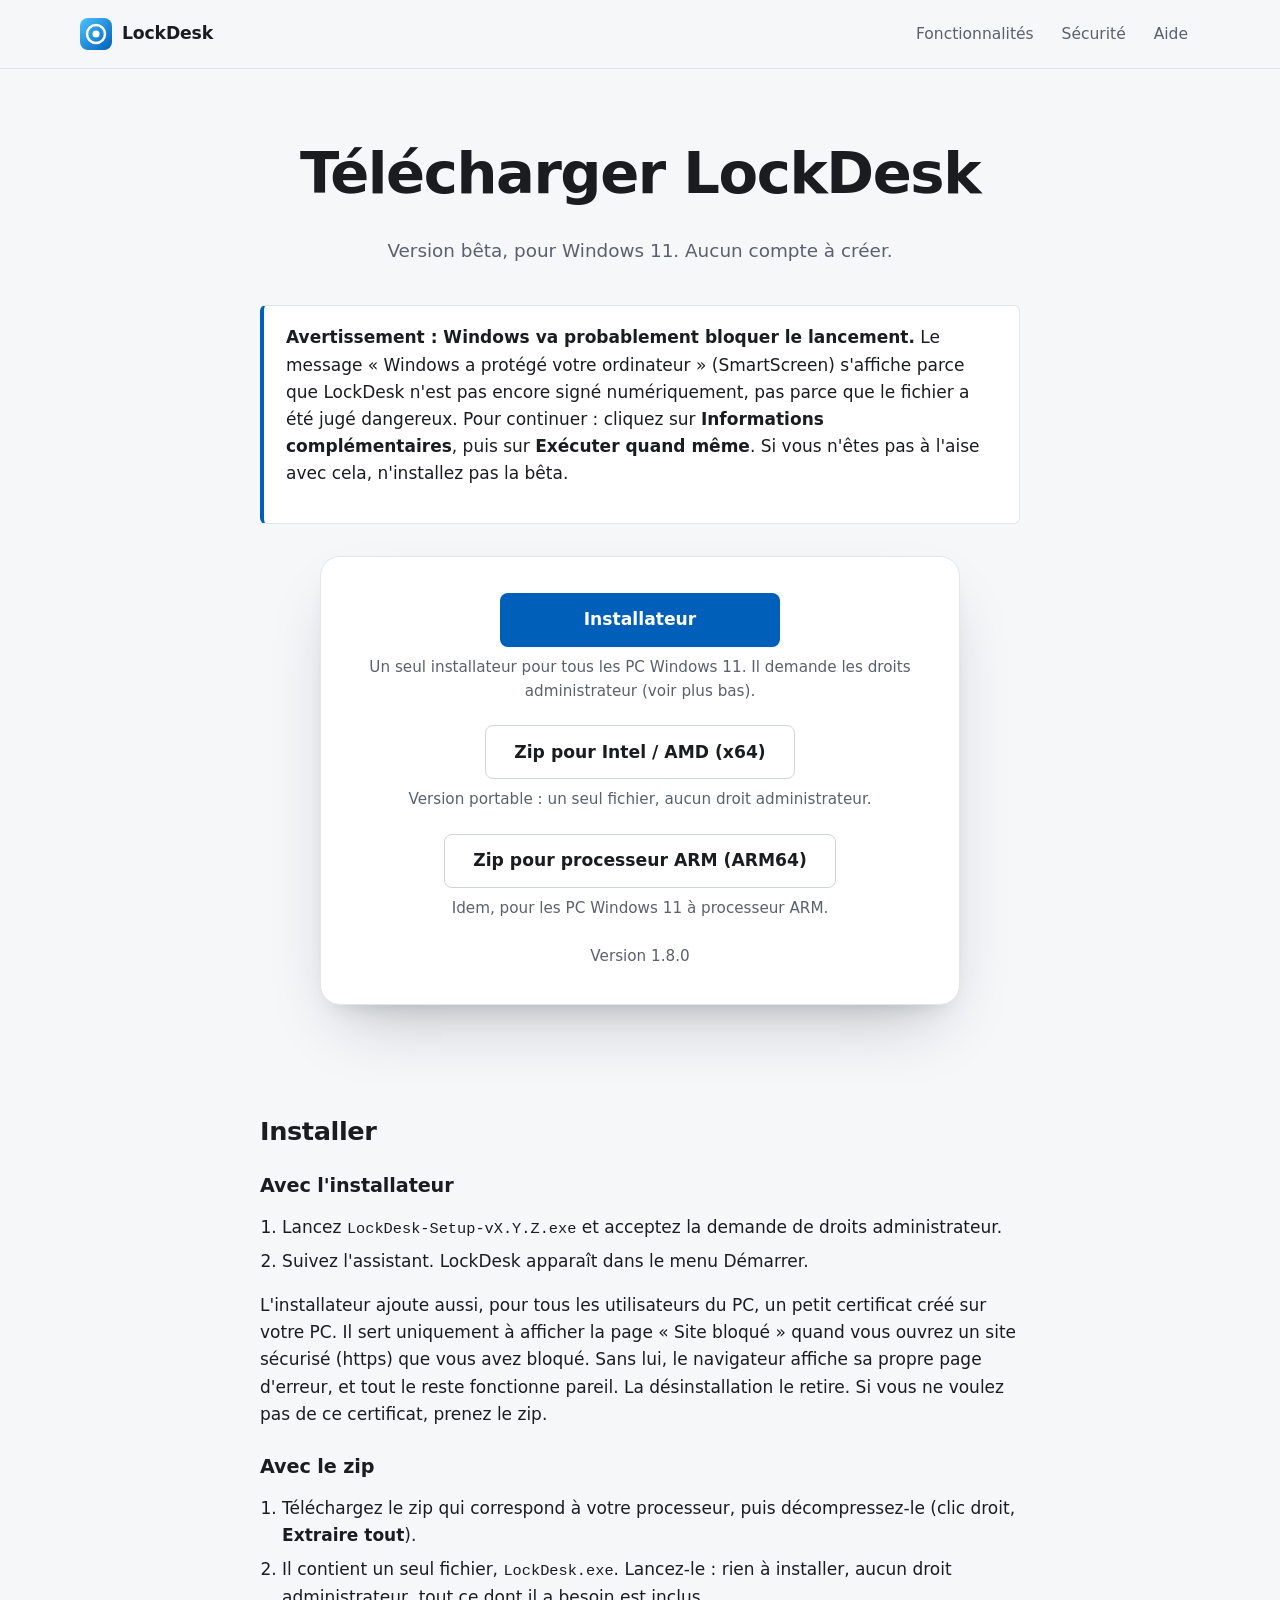
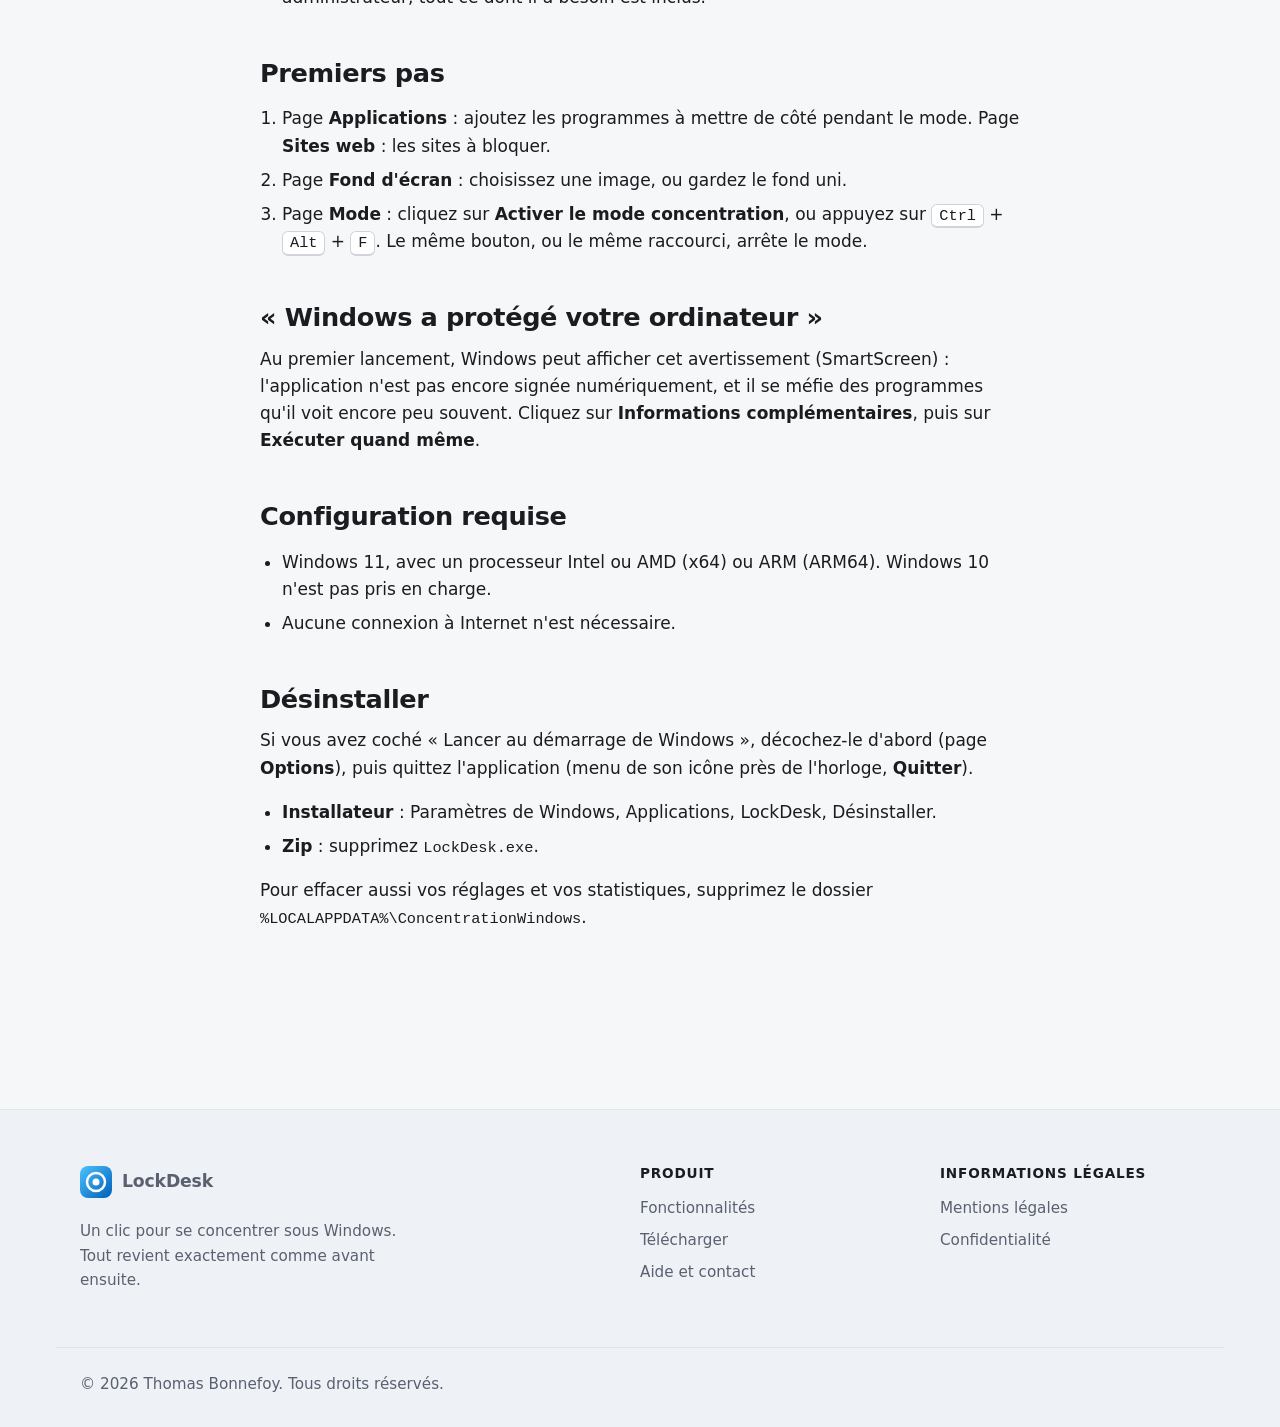
<file: telecharger.html>
<!doctype html>
<html lang="fr">
<head>
  <meta charset="utf-8">
  <meta name="viewport" content="width=device-width, initial-scale=1">
  <title>Télécharger la bêta de LockDesk pour Windows 11</title>
  <meta name="description" content="Téléchargez la version bêta de LockDesk pour Windows 11 (x64 ou ARM64) : un zip avec un seul fichier, ou un installateur.">
  <link rel="canonical" href="https://thomasbonnefoy.github.io/lockdesk.github.io/telecharger.html">
  <meta name="theme-color" content="#f6f7f9" media="(prefers-color-scheme: light)">
  <meta name="theme-color" content="#14161b" media="(prefers-color-scheme: dark)">
  <link rel="icon" href="favicon.svg" type="image/svg+xml">
  <link rel="stylesheet" href="assets/site.css">
  <script src="assets/config.js" defer></script>
  <script src="assets/site.js" defer></script>
</head>
<body>
  <a class="skip-link" href="#contenu">Aller au contenu</a>

  <header class="site-header">
    <div class="container header-inner">
      <a class="brand" href="index.html">
        <img src="assets/images/logo.svg" alt="" width="32" height="32">
        <span>LockDesk</span>
      </a>
      <nav class="site-nav" aria-label="Navigation principale">
        <a href="index.html#fonctionnalites">Fonctionnalités</a>
        <a href="index.html#restauration">Sécurité</a>
        <a href="aide.html">Aide</a>
      </nav>
    </div>
  </header>

  <main id="contenu">
    <div class="page-head container">
      <h1>Télécharger LockDesk</h1>
      <p>Version bêta, pour Windows 11. Aucun compte à créer.</p>
    </div>

    <div class="container">
      <div class="prose">
        <div class="note">
          <p><strong>Avertissement : Windows va probablement bloquer le lancement.</strong> Le message « Windows a protégé votre ordinateur » (SmartScreen) s'affiche parce que LockDesk n'est pas encore signé numériquement, pas parce que le fichier a été jugé dangereux. Pour continuer : cliquez sur <strong>Informations complémentaires</strong>, puis sur <strong>Exécuter quand même</strong>. Si vous n'êtes pas à l'aise avec cela, n'installez pas la bêta.</p>
        </div>
      </div>
    </div>

    <div class="container">
      <div class="download-card">
        <h2 class="visually-hidden">Les fichiers</h2>
        <ul class="download-list">
          <li>
            <a class="button button-primary button-large is-disabled" data-download-file="setup" href="#" aria-disabled="true">Installateur<span class="visually-hidden"> (x64 et ARM64)</span></a>
            <p>Un seul installateur pour tous les PC Windows 11. Il demande les droits administrateur (voir plus bas).</p>
          </li>
          <li>
            <a class="button button-secondary button-large is-disabled" data-download-file="zip-x64" href="#" aria-disabled="true">Zip pour Intel / AMD (x64)</a>
            <p>Version portable : un seul fichier, aucun droit administrateur.</p>
          </li>
          <li>
            <a class="button button-secondary button-large is-disabled" data-download-file="zip-arm64" href="#" aria-disabled="true">Zip pour processeur ARM (ARM64)</a>
            <p>Idem, pour les PC Windows 11 à processeur ARM.</p>
          </li>
        </ul>
        <p class="fine-print" data-when="no-download">Les fichiers arrivent bientôt.</p>
        <ul class="download-meta">
          <li data-download-detail="version" hidden>Version <span data-download="version"></span></li>
        </ul>
      </div>
    </div>

    <div class="container section-tight">
      <div class="prose">
        <h2>Installer</h2>
        <h3>Avec l'installateur</h3>
        <ol>
          <li>Lancez <code>LockDesk-Setup-vX.Y.Z.exe</code> et acceptez la demande de droits administrateur.</li>
          <li>Suivez l'assistant. LockDesk apparaît dans le menu Démarrer.</li>
        </ol>
        <p>L'installateur ajoute aussi, pour tous les utilisateurs du PC, un petit certificat créé sur votre PC. Il sert uniquement à afficher la page « Site bloqué » quand vous ouvrez un site sécurisé (https) que vous avez bloqué. Sans lui, le navigateur affiche sa propre page d'erreur, et tout le reste fonctionne pareil. La désinstallation le retire. Si vous ne voulez pas de ce certificat, prenez le zip.</p>

        <h3>Avec le zip</h3>
        <ol>
          <li>Téléchargez le zip qui correspond à votre processeur, puis décompressez-le (clic droit, <strong>Extraire tout</strong>).</li>
          <li>Il contient un seul fichier, <code>LockDesk.exe</code>. Lancez-le : rien à installer, aucun droit administrateur, tout ce dont il a besoin est inclus.</li>
        </ol>

        <h2>Premiers pas</h2>
        <ol>
          <li>Page <strong>Applications</strong> : ajoutez les programmes à mettre de côté pendant le mode. Page <strong>Sites web</strong> : les sites à bloquer.</li>
          <li>Page <strong>Fond d'écran</strong> : choisissez une image, ou gardez le fond uni.</li>
          <li>Page <strong>Mode</strong> : cliquez sur <strong>Activer le mode concentration</strong>, ou appuyez sur <kbd>Ctrl</kbd> + <kbd>Alt</kbd> + <kbd>F</kbd>. Le même bouton, ou le même raccourci, arrête le mode.</li>
        </ol>

        <h2>« Windows a protégé votre ordinateur »</h2>
        <p>Au premier lancement, Windows peut afficher cet avertissement (SmartScreen) : l'application n'est pas encore signée numériquement, et il se méfie des programmes qu'il voit encore peu souvent. Cliquez sur <strong>Informations complémentaires</strong>, puis sur <strong>Exécuter quand même</strong>.</p>

        <h2>Configuration requise</h2>
        <ul>
          <li>Windows 11, avec un processeur Intel ou AMD (x64) ou ARM (ARM64). Windows 10 n'est pas pris en charge.</li>
          <li>Aucune connexion à Internet n'est nécessaire.</li>
        </ul>

        <h2>Désinstaller</h2>
        <p>Si vous avez coché « Lancer au démarrage de Windows », décochez-le d'abord (page <strong>Options</strong>), puis quittez l'application (menu de son icône près de l'horloge, <strong>Quitter</strong>).</p>
        <ul>
          <li><strong>Installateur</strong> : Paramètres de Windows, Applications, LockDesk, Désinstaller.</li>
          <li><strong>Zip</strong> : supprimez <code>LockDesk.exe</code>.</li>
        </ul>
        <p>Pour effacer aussi vos réglages et vos statistiques, supprimez le dossier <code>%LOCALAPPDATA%\ConcentrationWindows</code>.</p>
      </div>
    </div>
  </main>

  <footer class="site-footer">
    <div class="container footer-grid">
      <div class="footer-brand">
        <a class="brand" href="index.html">
          <img src="assets/images/logo.svg" alt="" width="32" height="32">
          <span>LockDesk</span>
        </a>
        <p>Un clic pour se concentrer sous Windows. Tout revient exactement comme avant ensuite.</p>
      </div>
      <nav aria-label="Produit">
        <h2>Produit</h2>
        <ul>
          <li><a href="index.html#fonctionnalites">Fonctionnalités</a></li>
          <li><a href="telecharger.html" aria-current="page">Télécharger</a></li>
          <li><a href="aide.html">Aide et contact</a></li>
        </ul>
      </nav>
      <nav aria-label="Informations légales">
        <h2>Informations légales</h2>
        <ul>
          <li><a href="legal/mentions-legales.html">Mentions légales</a></li>
          <li><a href="legal/confidentialite.html">Confidentialité</a></li>
        </ul>
      </nav>
    </div>
    <div class="container footer-bottom">
      <p>© <span data-fill="year">2026</span> <span data-fill="publisher">LockDesk</span>. Tous droits réservés.</p>
    </div>
  </footer>
</body>
</html>
</file>
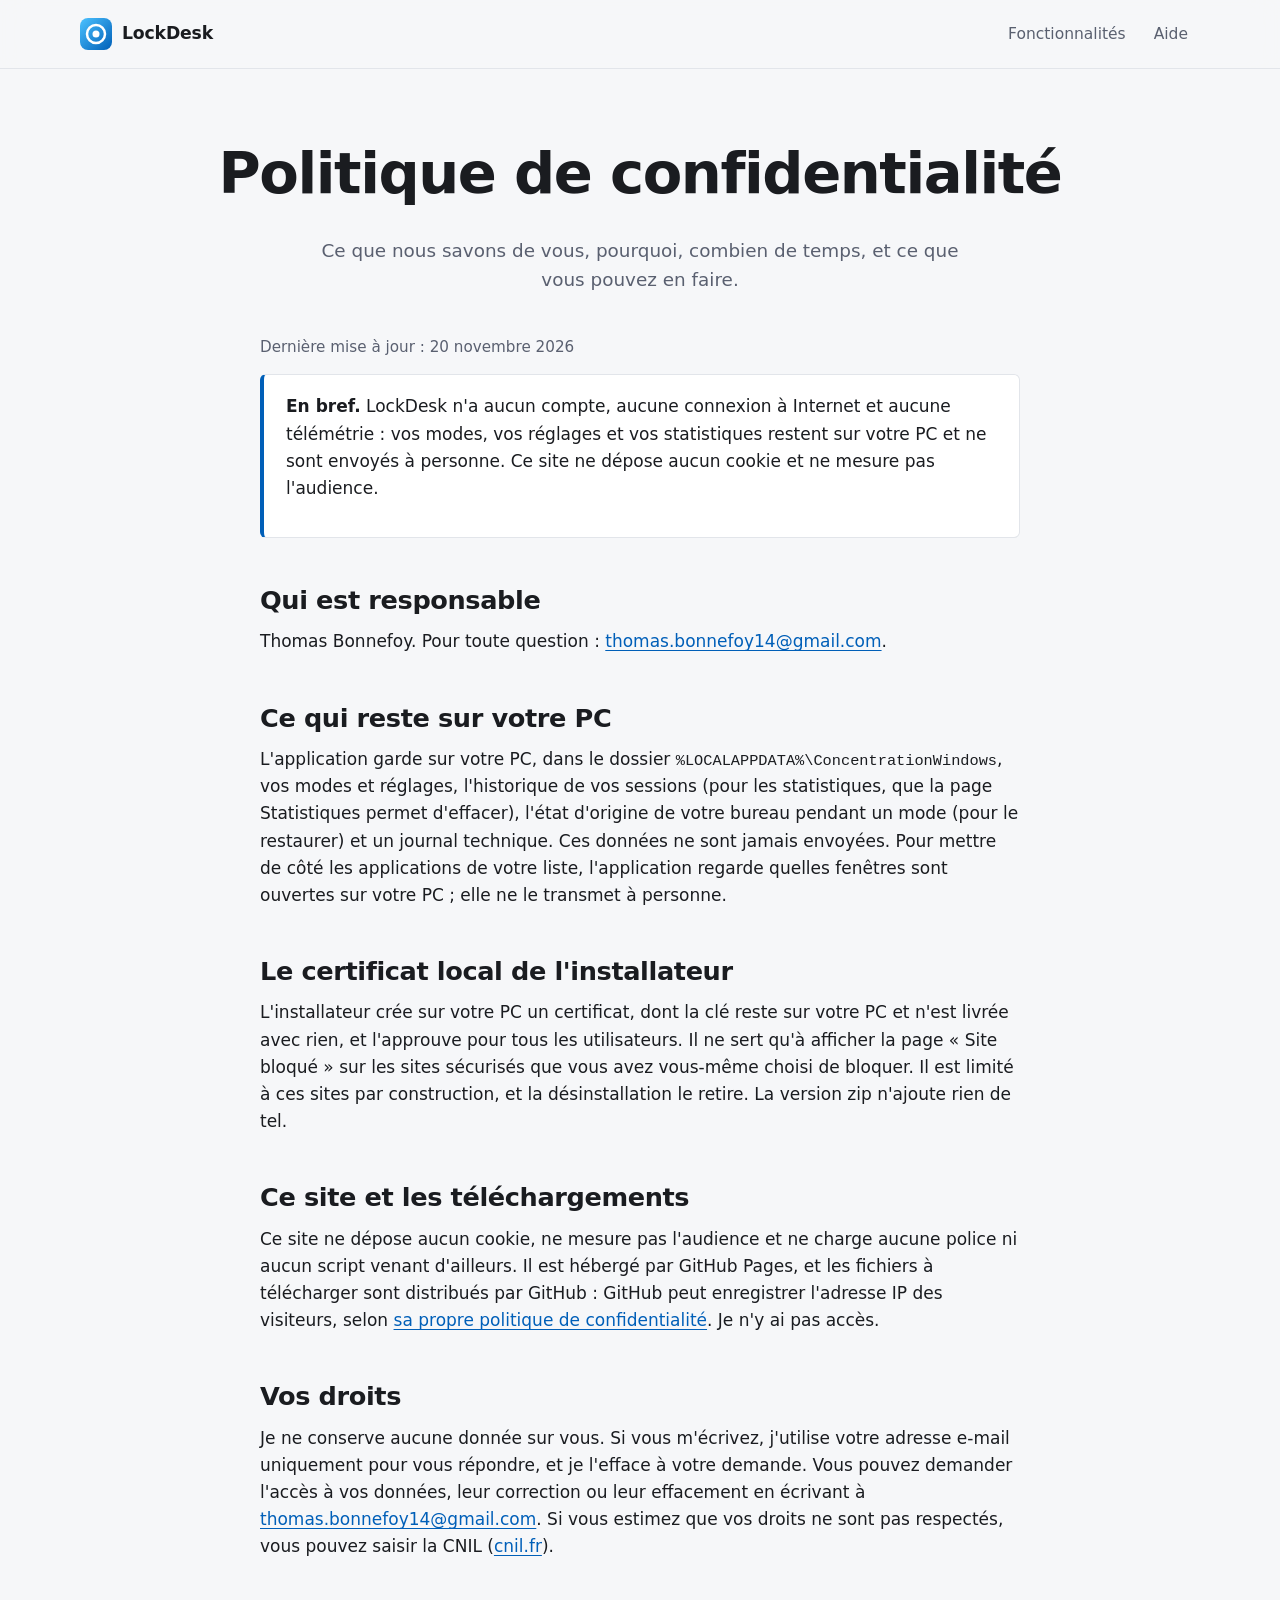
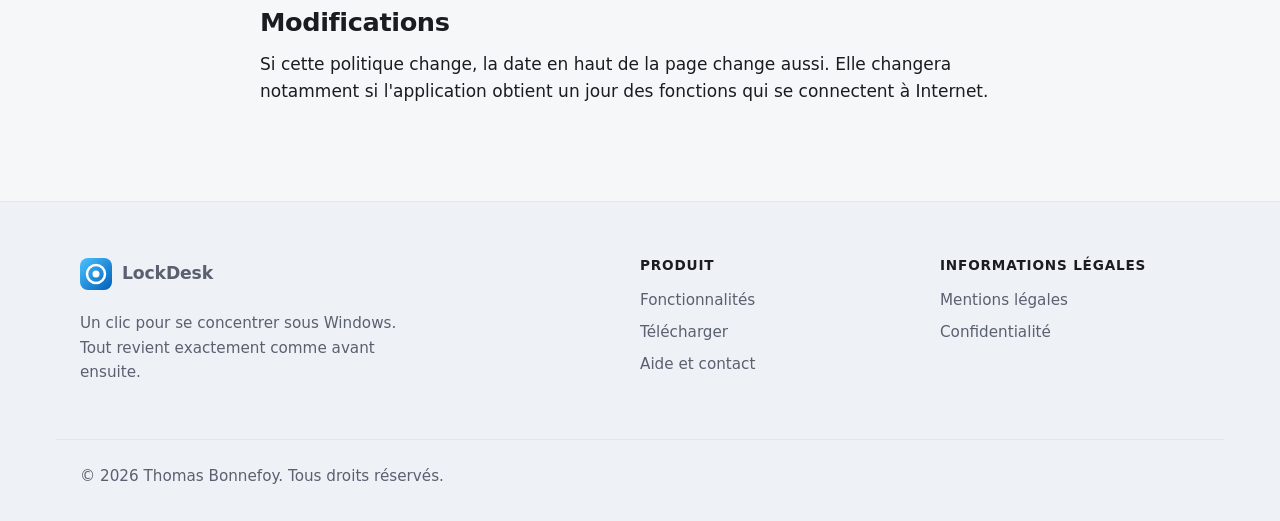
<file: legal/confidentialite.html>
<!doctype html>
<html lang="fr">
<head>
  <meta charset="utf-8">
  <meta name="viewport" content="width=device-width, initial-scale=1">
  <title>Politique de confidentialité : LockDesk</title>
  <link rel="canonical" href="https://thomasbonnefoy.github.io/lockdesk.github.io/legal/confidentialite.html">
  <meta name="theme-color" content="#f6f7f9" media="(prefers-color-scheme: light)">
  <meta name="theme-color" content="#14161b" media="(prefers-color-scheme: dark)">
  <link rel="icon" href="../favicon.svg" type="image/svg+xml">
  <link rel="stylesheet" href="../assets/site.css">
  <script src="../assets/config.js" defer></script>
  <script src="../assets/site.js" defer></script>
</head>
<body>
  <a class="skip-link" href="#contenu">Aller au contenu</a>

  <header class="site-header">
    <div class="container header-inner">
      <a class="brand" href="../index.html">
        <img src="../assets/images/logo.svg" alt="" width="32" height="32">
        <span>LockDesk</span>
      </a>
      <nav class="site-nav" aria-label="Navigation principale">
        <a href="../index.html#fonctionnalites">Fonctionnalités</a>
        <a href="../aide.html">Aide</a>
      </nav>
    </div>
  </header>

  <main id="contenu">
    <div class="page-head container">
      <h1>Politique de confidentialité</h1>
      <p>Ce que nous savons de vous, pourquoi, combien de temps, et ce que vous pouvez en faire.</p>
    </div>

    <div class="container">
      <article class="prose">
        <p class="updated">Dernière mise à jour : 20 novembre 2026</p>

        <div class="note">
          <p><strong>En bref.</strong> LockDesk n'a aucun compte, aucune connexion à Internet et aucune télémétrie : vos modes, vos réglages et vos statistiques restent sur votre PC et ne sont envoyés à personne. Ce site ne dépose aucun cookie et ne mesure pas l'audience.</p>
        </div>

        <h2>Qui est responsable</h2>
        <p><span data-fill="publisher">[Nom]</span>. Pour toute question : <a class="todo" data-fill="support-email" href="#">[adresse e-mail]</a>.</p>

        <h2>Ce qui reste sur votre PC</h2>
        <p>L'application garde sur votre PC, dans le dossier <code>%LOCALAPPDATA%\ConcentrationWindows</code>, vos modes et réglages, l'historique de vos sessions (pour les statistiques, que la page Statistiques permet d'effacer), l'état d'origine de votre bureau pendant un mode (pour le restaurer) et un journal technique. Ces données ne sont jamais envoyées. Pour mettre de côté les applications de votre liste, l'application regarde quelles fenêtres sont ouvertes sur votre PC ; elle ne le transmet à personne.</p>

        <h2>Le certificat local de l'installateur</h2>
        <p>L'installateur crée sur votre PC un certificat, dont la clé reste sur votre PC et n'est livrée avec rien, et l'approuve pour tous les utilisateurs. Il ne sert qu'à afficher la page « Site bloqué » sur les sites sécurisés que vous avez vous-même choisi de bloquer. Il est limité à ces sites par construction, et la désinstallation le retire. La version zip n'ajoute rien de tel.</p>

        <h2>Ce site et les téléchargements</h2>
        <p>Ce site ne dépose aucun cookie, ne mesure pas l'audience et ne charge aucune police ni aucun script venant d'ailleurs. Il est hébergé par GitHub Pages, et les fichiers à télécharger sont distribués par GitHub : GitHub peut enregistrer l'adresse IP des visiteurs, selon <a href="https://docs.github.com/fr/site-policy/privacy-policies/github-general-privacy-statement">sa propre politique de confidentialité</a>. Je n'y ai pas accès.</p>

        <h2>Vos droits</h2>
        <p>Je ne conserve aucune donnée sur vous. Si vous m'écrivez, j'utilise votre adresse e-mail uniquement pour vous répondre, et je l'efface à votre demande. Vous pouvez demander l'accès à vos données, leur correction ou leur effacement en écrivant à <a class="todo" data-fill="support-email" href="#">[adresse e-mail]</a>. Si vous estimez que vos droits ne sont pas respectés, vous pouvez saisir la CNIL (<a href="https://www.cnil.fr">cnil.fr</a>).</p>

        <h2>Modifications</h2>
        <p>Si cette politique change, la date en haut de la page change aussi. Elle changera notamment si l'application obtient un jour des fonctions qui se connectent à Internet.</p>
      </article>
    </div>
  </main>

  <footer class="site-footer">
    <div class="container footer-grid">
      <div class="footer-brand">
        <a class="brand" href="../index.html">
          <img src="../assets/images/logo.svg" alt="" width="32" height="32">
          <span>LockDesk</span>
        </a>
        <p>Un clic pour se concentrer sous Windows. Tout revient exactement comme avant ensuite.</p>
      </div>
      <nav aria-label="Produit">
        <h2>Produit</h2>
        <ul>
          <li><a href="../index.html#fonctionnalites">Fonctionnalités</a></li>
          <li><a href="../telecharger.html">Télécharger</a></li>
          <li><a href="../aide.html">Aide et contact</a></li>
        </ul>
      </nav>
      <nav aria-label="Informations légales">
        <h2>Informations légales</h2>
        <ul>
          <li><a href="mentions-legales.html">Mentions légales</a></li>
          <li><a href="confidentialite.html" aria-current="page">Confidentialité</a></li>
        </ul>
      </nav>
    </div>
    <div class="container footer-bottom">
      <p>© <span data-fill="year">2026</span> <span data-fill="publisher">LockDesk</span>. Tous droits réservés.</p>
    </div>
  </footer>
</body>
</html>
</file>
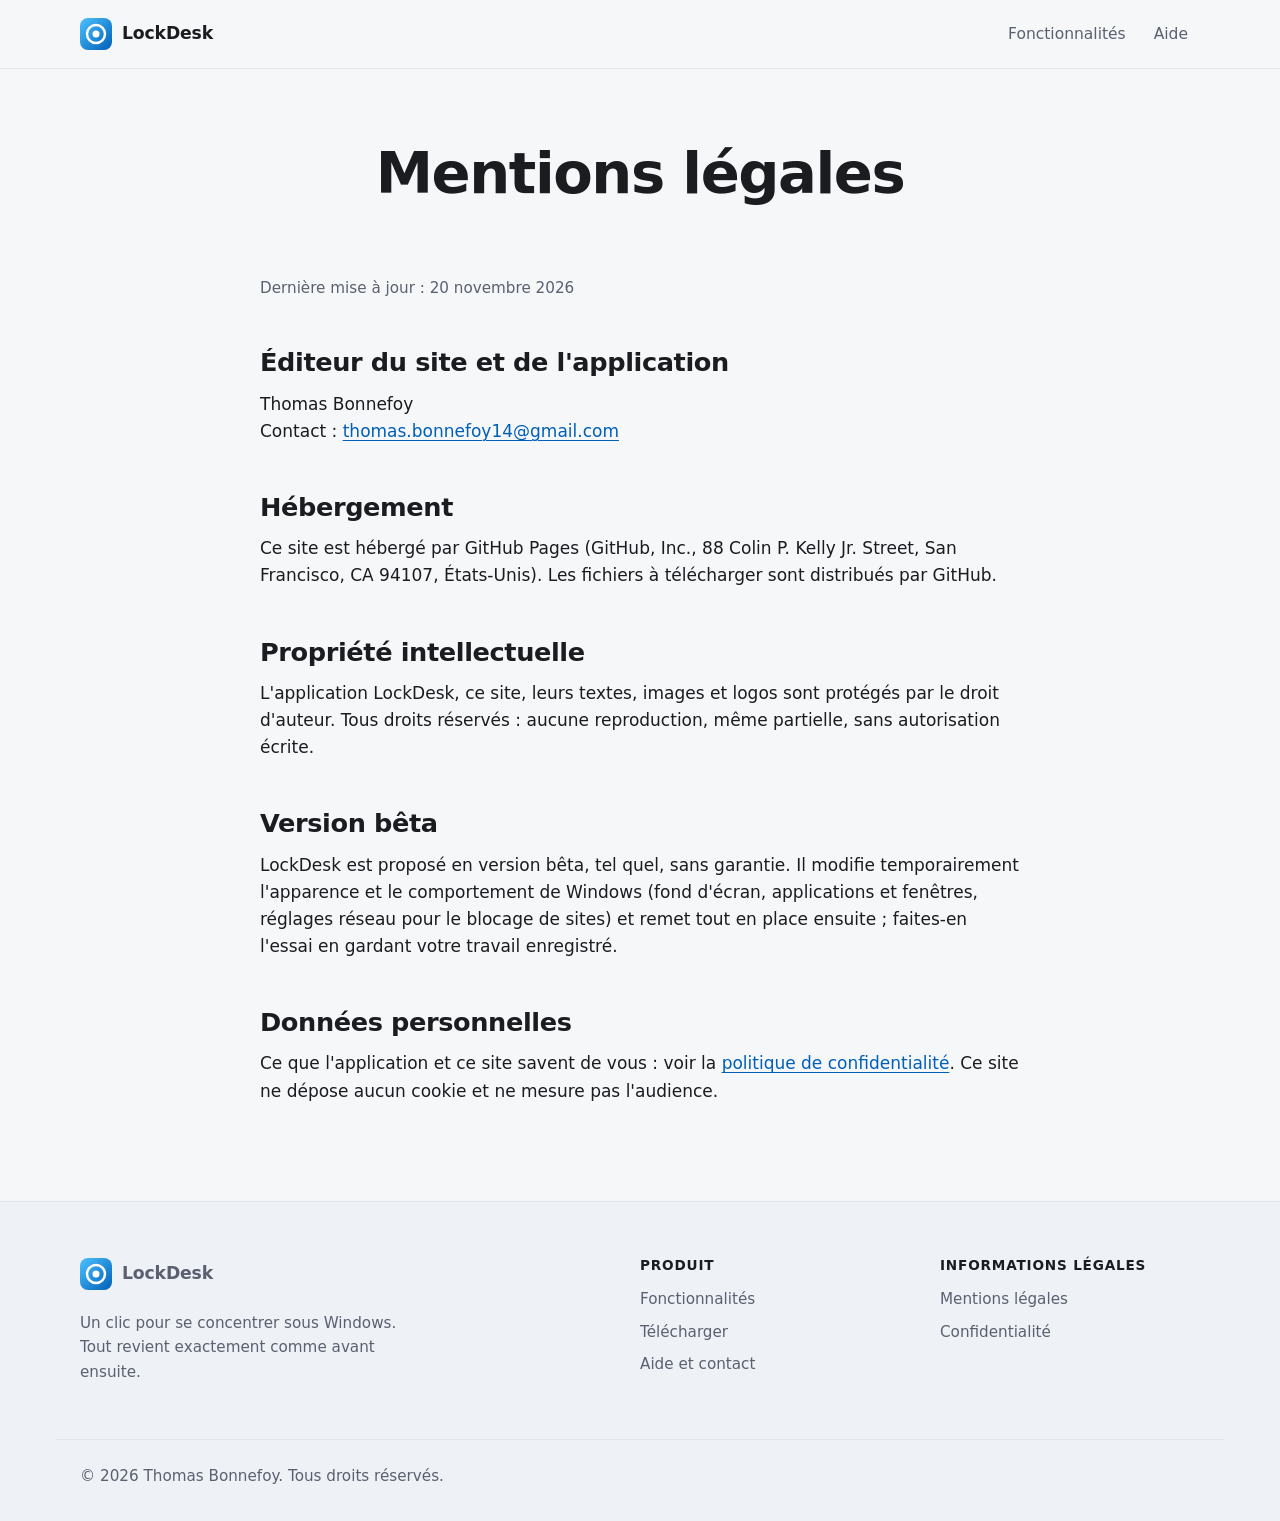
<file: legal/mentions-legales.html>
<!doctype html>
<html lang="fr">
<head>
  <meta charset="utf-8">
  <meta name="viewport" content="width=device-width, initial-scale=1">
  <title>Mentions légales : LockDesk</title>
  <link rel="canonical" href="https://thomasbonnefoy.github.io/lockdesk.github.io/legal/mentions-legales.html">
  <meta name="theme-color" content="#f6f7f9" media="(prefers-color-scheme: light)">
  <meta name="theme-color" content="#14161b" media="(prefers-color-scheme: dark)">
  <link rel="icon" href="../favicon.svg" type="image/svg+xml">
  <link rel="stylesheet" href="../assets/site.css">
  <script src="../assets/config.js" defer></script>
  <script src="../assets/site.js" defer></script>
</head>
<body>
  <a class="skip-link" href="#contenu">Aller au contenu</a>

  <header class="site-header">
    <div class="container header-inner">
      <a class="brand" href="../index.html">
        <img src="../assets/images/logo.svg" alt="" width="32" height="32">
        <span>LockDesk</span>
      </a>
      <nav class="site-nav" aria-label="Navigation principale">
        <a href="../index.html#fonctionnalites">Fonctionnalités</a>
        <a href="../aide.html">Aide</a>
      </nav>
    </div>
  </header>

  <main id="contenu">
    <div class="page-head container">
      <h1>Mentions légales</h1>
    </div>

    <div class="container">
      <article class="prose">
        <p class="updated">Dernière mise à jour : 20 novembre 2026</p>

        <h2>Éditeur du site et de l'application</h2>
        <p>
          <span data-fill="publisher">[Nom et prénom]</span><br>
          Contact : <a class="todo" data-fill="support-email" href="#">[adresse e-mail]</a>
        </p>

        <h2>Hébergement</h2>
        <p>Ce site est hébergé par GitHub Pages (GitHub, Inc., 88 Colin P. Kelly Jr. Street, San Francisco, CA 94107, États-Unis). Les fichiers à télécharger sont distribués par GitHub.</p>

        <h2>Propriété intellectuelle</h2>
        <p>L'application LockDesk, ce site, leurs textes, images et logos sont protégés par le droit d'auteur. Tous droits réservés : aucune reproduction, même partielle, sans autorisation écrite.</p>

        <h2>Version bêta</h2>
        <p>LockDesk est proposé en version bêta, tel quel, sans garantie. Il modifie temporairement l'apparence et le comportement de Windows (fond d'écran, applications et fenêtres, réglages réseau pour le blocage de sites) et remet tout en place ensuite ; faites-en l'essai en gardant votre travail enregistré.</p>

        <h2>Données personnelles</h2>
        <p>Ce que l'application et ce site savent de vous : voir la <a href="confidentialite.html">politique de confidentialité</a>. Ce site ne dépose aucun cookie et ne mesure pas l'audience.</p>
      </article>
    </div>
  </main>

  <footer class="site-footer">
    <div class="container footer-grid">
      <div class="footer-brand">
        <a class="brand" href="../index.html">
          <img src="../assets/images/logo.svg" alt="" width="32" height="32">
          <span>LockDesk</span>
        </a>
        <p>Un clic pour se concentrer sous Windows. Tout revient exactement comme avant ensuite.</p>
      </div>
      <nav aria-label="Produit">
        <h2>Produit</h2>
        <ul>
          <li><a href="../index.html#fonctionnalites">Fonctionnalités</a></li>
          <li><a href="../telecharger.html">Télécharger</a></li>
          <li><a href="../aide.html">Aide et contact</a></li>
        </ul>
      </nav>
      <nav aria-label="Informations légales">
        <h2>Informations légales</h2>
        <ul>
          <li><a href="mentions-legales.html" aria-current="page">Mentions légales</a></li>
          <li><a href="confidentialite.html">Confidentialité</a></li>
        </ul>
      </nav>
    </div>
    <div class="container footer-bottom">
      <p>© <span data-fill="year">2026</span> <span data-fill="publisher">LockDesk</span>. Tous droits réservés.</p>
    </div>
  </footer>
</body>
</html>
</file>
<file: assets/site.css>
/* Mode concentration: the website. In the spirit of the app (Windows 11, Fluent): calm surfaces, one accent, rounded cards.
   Light and dark follow the visitor's system. No external font, no framework, no inline style (the pages are served with a
   strict Content Security Policy). */

:root {
  color-scheme: light dark;

  --bg: #f6f7f9;
  --bg-soft: #eef1f5;
  --surface: #ffffff;
  --surface-2: #f9fafb;
  --border: #e2e5ea;
  --border-strong: #cfd4dc;
  --text: #1a1c20;
  --text-muted: #5a6070;
  --accent: #005fb8;
  --accent-hover: #0a6bc7;
  --accent-text: #ffffff;
  --accent-soft: rgba(0, 95, 184, 0.09);
  --accent-ring: rgba(0, 95, 184, 0.4);
  --success: #0f7b0f;
  --todo-bg: #fff4ce;
  --todo-text: #5c4400;
  --glow-1: rgba(76, 194, 255, 0.28);
  --glow-2: rgba(0, 95, 184, 0.16);
  --shadow-sm: 0 1px 2px rgba(16, 24, 40, 0.06);
  --shadow-md: 0 8px 24px -12px rgba(16, 24, 40, 0.18);
  --shadow-lg: 0 32px 64px -24px rgba(16, 24, 40, 0.28), 0 12px 24px -16px rgba(16, 24, 40, 0.2);

  --radius-sm: 6px;
  --radius: 12px;
  --radius-lg: 20px;
  --container: 1120px;
  --gutter: 24px;

  --font: "Segoe UI Variable Text", "Segoe UI", system-ui, -apple-system, "Helvetica Neue", Arial, sans-serif;
  --font-display: "Segoe UI Variable Display", "Segoe UI", system-ui, -apple-system, "Helvetica Neue", Arial, sans-serif;
  --font-mono: "Cascadia Mono", Consolas, "SFMono-Regular", Menlo, monospace;
}

@media (prefers-color-scheme: dark) {
  :root {
    --bg: #14161b;
    --bg-soft: #1a1d23;
    --surface: #1f2229;
    --surface-2: #252932;
    --border: #2f343e;
    --border-strong: #3d4350;
    --text: #eceef2;
    --text-muted: #a3a9b5;
    --accent: #4cc2ff;
    --accent-hover: #7dd3ff;
    --accent-text: #00243a;
    --accent-soft: rgba(76, 194, 255, 0.12);
    --accent-ring: rgba(76, 194, 255, 0.5);
    --success: #6ccb5f;
    --todo-bg: #3d3200;
    --todo-text: #ffe58a;
    --glow-1: rgba(76, 194, 255, 0.16);
    --glow-2: rgba(0, 95, 184, 0.22);
    --shadow-sm: 0 1px 2px rgba(0, 0, 0, 0.35);
    --shadow-md: 0 8px 24px -12px rgba(0, 0, 0, 0.6);
    --shadow-lg: 0 32px 64px -24px rgba(0, 0, 0, 0.75), 0 12px 24px -16px rgba(0, 0, 0, 0.6);
  }
}

/* ----- Base ----- */

*,
*::before,
*::after {
  box-sizing: border-box;
}

html {
  -webkit-text-size-adjust: 100%;
  text-size-adjust: 100%;
  scroll-behavior: smooth;
  scroll-padding-top: 88px;
}

body {
  margin: 0;
  background: var(--bg);
  color: var(--text);
  font-family: var(--font);
  font-size: 1.0625rem;
  line-height: 1.6;
  -webkit-font-smoothing: antialiased;
  text-rendering: optimizeLegibility;
}

img,
svg {
  display: block;
  max-width: 100%;
}

img {
  height: auto;
}

a {
  color: var(--accent);
  text-decoration-thickness: 1px;
  text-underline-offset: 3px;
}

a:hover {
  color: var(--accent-hover);
}

:focus-visible {
  outline: 2px solid var(--accent);
  outline-offset: 3px;
  border-radius: 4px;
}

h1,
h2,
h3 {
  font-family: var(--font-display);
  font-weight: 600;
  line-height: 1.15;
  letter-spacing: -0.015em;
  margin: 0 0 0.5em;
}

h1 {
  font-size: clamp(2.25rem, 5.2vw, 3.6rem);
  letter-spacing: -0.025em;
}

h2 {
  font-size: clamp(1.7rem, 3.4vw, 2.4rem);
}

h3 {
  font-size: 1.2rem;
  letter-spacing: -0.005em;
}

p {
  margin: 0 0 1em;
}

code,
kbd {
  font-family: var(--font-mono);
  font-size: 0.9em;
}

kbd {
  padding: 0.1em 0.45em;
  border: 1px solid var(--border-strong);
  border-bottom-width: 2px;
  border-radius: var(--radius-sm);
  background: var(--surface);
  white-space: nowrap;
}

[hidden] {
  display: none !important;
}

.visually-hidden {
  position: absolute;
  width: 1px;
  height: 1px;
  overflow: hidden;
  clip: rect(0 0 0 0);
  white-space: nowrap;
}

.container {
  width: 100%;
  max-width: calc(var(--container) + 2 * var(--gutter));
  margin: 0 auto;
  padding: 0 var(--gutter);
}

.skip-link {
  position: absolute;
  left: 16px;
  top: -48px;
  z-index: 100;
  padding: 8px 16px;
  border-radius: var(--radius-sm);
  background: var(--accent);
  color: var(--accent-text);
  font-weight: 600;
  text-decoration: none;
}

.skip-link:focus {
  top: 12px;
}

/* Text still to be written by the publisher before going live: impossible to miss in a preview. */
.todo {
  padding: 0.05em 0.35em;
  border-radius: 4px;
  background: var(--todo-bg);
  color: var(--todo-text);
  font-weight: 600;
}

/* ----- Buttons ----- */

.button {
  display: inline-flex;
  align-items: center;
  justify-content: center;
  gap: 8px;
  min-height: 46px;
  padding: 10px 22px;
  border: 1px solid transparent;
  border-radius: 8px;
  font: inherit;
  font-size: 1rem;
  font-weight: 600;
  line-height: 1.2;
  text-decoration: none;
  cursor: pointer;
  transition: background-color 0.15s ease, border-color 0.15s ease, transform 0.15s ease, box-shadow 0.15s ease;
}

.button svg {
  width: 18px;
  height: 18px;
  flex: none;
}

.button-primary {
  background: var(--accent);
  color: var(--accent-text);
  box-shadow: var(--shadow-sm);
}

.button-primary:hover {
  background: var(--accent-hover);
  color: var(--accent-text);
}

.button-secondary {
  background: var(--surface);
  border-color: var(--border-strong);
  color: var(--text);
}

.button-secondary:hover {
  background: var(--surface-2);
  color: var(--text);
}

.button:active {
  transform: translateY(1px);
}

.button-small {
  min-height: 36px;
  padding: 6px 14px;
  font-size: 0.95rem;
}

.button-large {
  min-height: 54px;
  padding: 14px 28px;
  font-size: 1.075rem;
}

.button.is-disabled {
  opacity: 0.55;
  cursor: not-allowed;
  pointer-events: none;
}

/* ----- Header ----- */

.site-header {
  position: sticky;
  top: 0;
  z-index: 50;
  border-bottom: 1px solid var(--border);
  background: color-mix(in srgb, var(--bg) 86%, transparent);
  -webkit-backdrop-filter: saturate(160%) blur(14px);
  backdrop-filter: saturate(160%) blur(14px);
}

.header-inner {
  display: flex;
  flex-wrap: wrap;
  align-items: center;
  gap: 8px 24px;
  min-height: 68px;
  padding-top: 10px;
  padding-bottom: 10px;
}

.brand {
  display: inline-flex;
  align-items: center;
  gap: 10px;
  color: var(--text);
  font-family: var(--font-display);
  font-size: 1.08rem;
  font-weight: 600;
  letter-spacing: -0.01em;
  text-decoration: none;
}

.brand:hover {
  color: var(--text);
}

.brand img {
  width: 32px;
  height: 32px;
}

.site-nav {
  display: flex;
  align-items: center;
  gap: 4px;
  margin-left: auto;
}

.site-nav a:not(.button) {
  padding: 8px 12px;
  border-radius: var(--radius-sm);
  color: var(--text-muted);
  font-size: 0.97rem;
  font-weight: 500;
  text-decoration: none;
}

.site-nav a:not(.button):hover {
  background: var(--accent-soft);
  color: var(--text);
}

.site-nav a[aria-current="page"] {
  color: var(--text);
}

.site-nav .button {
  margin-left: 8px;
}

/* ----- Sections ----- */

/* Only the vertical padding: these classes also go on a .container, whose side padding must stay. */
.section {
  padding-top: 96px;
  padding-bottom: 96px;
}

.section-tight {
  padding-top: 64px;
  padding-bottom: 64px;
}

.section-soft {
  background: var(--bg-soft);
  border-top: 1px solid var(--border);
  border-bottom: 1px solid var(--border);
}

.section-head {
  max-width: 720px;
  margin: 0 auto 48px;
  text-align: center;
}

.section-head p {
  color: var(--text-muted);
  font-size: 1.12rem;
}

.eyebrow {
  display: inline-block;
  margin-bottom: 12px;
  color: var(--accent);
  font-size: 0.84rem;
  font-weight: 600;
  letter-spacing: 0.08em;
  text-transform: uppercase;
}

/* ----- Hero ----- */

.hero {
  position: relative;
  overflow: hidden;
  padding: 88px 0 72px;
}

/* A soft glow behind the title, in the manner of the Windows 11 wallpaper. */
.hero::before {
  content: "";
  position: absolute;
  inset: -30% -10% auto;
  height: 720px;
  background:
    radial-gradient(40% 50% at 25% 35%, var(--glow-1), transparent 70%),
    radial-gradient(45% 55% at 75% 25%, var(--glow-2), transparent 70%);
  filter: blur(8px);
  pointer-events: none;
}

.hero .container {
  position: relative;
}

.hero-text {
  max-width: 820px;
  margin: 0 auto;
  text-align: center;
}

.hero-text h1 span {
  color: var(--accent);
}

.lead {
  max-width: 680px;
  margin: 0 auto 32px;
  color: var(--text-muted);
  font-size: clamp(1.1rem, 2vw, 1.28rem);
  line-height: 1.55;
}

.actions {
  display: flex;
  flex-wrap: wrap;
  justify-content: center;
  gap: 12px;
}

.reassurance {
  display: flex;
  flex-wrap: wrap;
  justify-content: center;
  gap: 8px 24px;
  margin: 24px 0 0;
  padding: 0;
  list-style: none;
  color: var(--text-muted);
  font-size: 0.95rem;
}

.reassurance li {
  display: inline-flex;
  align-items: center;
  gap: 8px;
}

.reassurance svg {
  width: 18px;
  height: 18px;
  color: var(--success);
}

/* The app in a window frame. */
.screenshot {
  margin: 64px auto 0;
  max-width: 980px;
  border: 1px solid var(--border);
  border-radius: var(--radius);
  overflow: hidden;
  background: var(--surface);
  box-shadow: var(--shadow-lg);
}

.screenshot img {
  width: 100%;
}

/* ----- Value strip ----- */

.values {
  display: grid;
  grid-template-columns: repeat(3, 1fr);
  gap: 24px;
}

.value {
  display: flex;
  gap: 16px;
}

.value h3 {
  margin-bottom: 4px;
}

.value p {
  margin: 0;
  color: var(--text-muted);
}

/* ----- Icons in a tinted square ----- */

.icon {
  display: inline-flex;
  flex: none;
  align-items: center;
  justify-content: center;
  width: 44px;
  height: 44px;
  border-radius: 10px;
  background: var(--accent-soft);
  color: var(--accent);
}

.icon svg {
  width: 24px;
  height: 24px;
}

/* ----- Feature cards ----- */

.features {
  display: grid;
  grid-template-columns: repeat(3, 1fr);
  gap: 20px;
}

.card {
  padding: 28px;
  border: 1px solid var(--border);
  border-radius: var(--radius);
  background: var(--surface);
  box-shadow: var(--shadow-sm);
}

.feature {
  transition: border-color 0.15s ease, box-shadow 0.15s ease, transform 0.15s ease;
}

.feature:hover {
  border-color: var(--border-strong);
  box-shadow: var(--shadow-md);
  transform: translateY(-2px);
}

.feature .icon {
  margin-bottom: 18px;
}

.feature h3 {
  margin-bottom: 8px;
}

.feature p {
  margin: 0;
  color: var(--text-muted);
  font-size: 1rem;
}

.badge {
  display: inline-block;
  margin-left: 6px;
  padding: 2px 8px;
  border-radius: 999px;
  background: var(--surface-2);
  border: 1px solid var(--border);
  color: var(--text-muted);
  font-family: var(--font);
  font-size: 0.72rem;
  font-weight: 600;
  letter-spacing: 0.02em;
  vertical-align: middle;
}

/* ----- Gallery ----- */

.gallery {
  display: grid;
  grid-template-columns: repeat(3, 1fr);
  gap: 20px;
  margin: 0;
}

.gallery figure {
  margin: 0;
}

.gallery img {
  width: 100%;
  border: 1px solid var(--border);
  border-radius: var(--radius);
  background: var(--surface);
  box-shadow: var(--shadow-md);
}

.gallery figcaption {
  margin-top: 12px;
  color: var(--text-muted);
  font-size: 0.95rem;
  text-align: center;
}

/* ----- Split section (text + list) ----- */

.split {
  display: grid;
  grid-template-columns: 1fr 1fr;
  gap: 56px;
  align-items: center;
}

.split .lead-left {
  color: var(--text-muted);
  font-size: 1.12rem;
}

.checks {
  display: grid;
  gap: 16px;
  margin: 0;
  padding: 0;
  list-style: none;
}

.checks li {
  display: flex;
  gap: 14px;
  padding: 18px 20px;
  border: 1px solid var(--border);
  border-radius: var(--radius);
  background: var(--surface);
}

.checks svg {
  flex: none;
  width: 22px;
  height: 22px;
  margin-top: 2px;
  color: var(--success);
}

.checks strong {
  display: block;
  margin-bottom: 2px;
}

.checks span {
  color: var(--text-muted);
  font-size: 0.98rem;
}

/* ----- Steps ----- */

.steps {
  display: grid;
  grid-template-columns: repeat(3, 1fr);
  gap: 20px;
  margin: 0;
  padding: 0;
  list-style: none;
  counter-reset: step;
}

.steps li {
  position: relative;
  padding: 28px;
  border: 1px solid var(--border);
  border-radius: var(--radius);
  background: var(--surface);
  counter-increment: step;
}

.steps li::before {
  content: counter(step);
  display: inline-flex;
  align-items: center;
  justify-content: center;
  width: 36px;
  height: 36px;
  margin-bottom: 16px;
  border-radius: 50%;
  background: var(--accent);
  color: var(--accent-text);
  font-weight: 700;
}

.steps p {
  margin: 0;
  color: var(--text-muted);
}

/* ----- Pricing ----- */

.pricing {
  display: grid;
  grid-template-columns: minmax(0, 460px);
  justify-content: center;
}

.price-card {
  position: relative;
  padding: 36px;
  border: 1px solid var(--border);
  border-radius: var(--radius-lg);
  background: var(--surface);
  box-shadow: var(--shadow-lg);
  text-align: center;
}

.price-card::before {
  content: "";
  position: absolute;
  inset: 0 0 auto;
  height: 4px;
  border-radius: var(--radius-lg) var(--radius-lg) 0 0;
  background: linear-gradient(90deg, #4cc2ff, #005fb8);
}

.price-card h3 {
  margin-bottom: 4px;
  font-size: 1.35rem;
}

.price-trial {
  margin-bottom: 20px;
  color: var(--accent);
  font-weight: 600;
}

.price {
  display: flex;
  align-items: baseline;
  justify-content: center;
  gap: 6px;
  margin-bottom: 4px;
}

.price-amount {
  font-family: var(--font-display);
  font-size: 3rem;
  font-weight: 600;
  letter-spacing: -0.03em;
  line-height: 1;
}

.price-period {
  color: var(--text-muted);
  font-size: 1.05rem;
}

.price-soon {
  margin-bottom: 4px;
  font-family: var(--font-display);
  font-size: 1.6rem;
  font-weight: 600;
}

.price-note {
  margin-bottom: 24px;
  color: var(--text-muted);
  font-size: 0.95rem;
}

.price-list {
  display: grid;
  gap: 10px;
  margin: 0 0 28px;
  padding: 0;
  list-style: none;
  text-align: left;
}

.price-list li {
  display: flex;
  gap: 10px;
}

.price-list svg {
  flex: none;
  width: 20px;
  height: 20px;
  margin-top: 3px;
  color: var(--success);
}

.price-card .button {
  width: 100%;
}

.fine-print {
  margin: 20px 0 0;
  color: var(--text-muted);
  font-size: 0.88rem;
}

/* ----- FAQ ----- */

.faq {
  display: grid;
  gap: 12px;
  max-width: 820px;
  margin: 0 auto;
}

.faq details {
  border: 1px solid var(--border);
  border-radius: var(--radius);
  background: var(--surface);
}

.faq summary {
  display: flex;
  align-items: center;
  justify-content: space-between;
  gap: 16px;
  padding: 18px 22px;
  font-weight: 600;
  list-style: none;
  cursor: pointer;
}

.faq summary::-webkit-details-marker {
  display: none;
}

.faq summary::after {
  content: "";
  flex: none;
  width: 10px;
  height: 10px;
  border-right: 2px solid var(--text-muted);
  border-bottom: 2px solid var(--text-muted);
  transform: rotate(45deg) translateY(-3px);
  transition: transform 0.2s ease;
}

.faq details[open] summary::after {
  transform: rotate(-135deg) translateY(-2px);
}

.faq .answer {
  padding: 0 22px 18px;
  color: var(--text-muted);
}

.faq .answer p:last-child {
  margin-bottom: 0;
}

/* ----- Final call ----- */

.cta {
  padding: 56px 40px;
  border-radius: var(--radius-lg);
  background:
    radial-gradient(60% 120% at 0% 0%, rgba(76, 194, 255, 0.35), transparent 60%),
    linear-gradient(135deg, #005fb8, #003e7a);
  color: #ffffff;
  text-align: center;
  box-shadow: var(--shadow-lg);
}

.cta h2 {
  color: #ffffff;
}

.cta p {
  max-width: 600px;
  margin: 0 auto 28px;
  color: rgba(255, 255, 255, 0.85);
  font-size: 1.1rem;
}

.cta .button-primary {
  background: #ffffff;
  color: #003e7a;
}

.cta .button-primary:hover {
  background: #e8f4ff;
  color: #003e7a;
}

/* ----- Inner pages (download, help, payment, legal) ----- */

.page-head {
  padding-top: 72px;
  padding-bottom: 40px;
  text-align: center;
}

.page-head p {
  max-width: 680px;
  margin: 0 auto;
  color: var(--text-muted);
  font-size: 1.15rem;
}

.download-card {
  max-width: 640px;
  margin: 0 auto;
  padding: 36px;
  border: 1px solid var(--border);
  border-radius: var(--radius-lg);
  background: var(--surface);
  box-shadow: var(--shadow-lg);
  text-align: center;
}

.download-card .button {
  min-width: 280px;
}

/* The three files: a button and one line under each. */
.download-list {
  display: grid;
  gap: 22px;
  margin: 0;
  padding: 0;
  list-style: none;
}

.download-list p {
  margin: 8px 0 0;
  color: var(--text-muted);
  font-size: 0.95rem;
}

.download-card .fine-print {
  margin-top: 24px;
}

.download-meta {
  display: grid;
  gap: 6px;
  margin: 24px 0 0;
  padding: 0;
  list-style: none;
  color: var(--text-muted);
  font-size: 0.95rem;
}

.download-meta code {
  word-break: break-all;
}

/* Nothing known about the file yet: no empty space under the button. */
.download-meta:not(:has(li:not([hidden]))) {
  display: none;
}

.prose {
  max-width: 760px;
  margin: 0 auto;
}

.prose h2 {
  margin-top: 48px;
  font-size: 1.6rem;
}

.prose h3 {
  margin-top: 28px;
}

.prose ul,
.prose ol {
  padding-left: 1.3em;
}

.prose li {
  margin-bottom: 0.4em;
}

.prose .note {
  padding: 18px 22px;
  border: 1px solid var(--border);
  border-left: 4px solid var(--accent);
  border-radius: var(--radius-sm);
  background: var(--surface);
}

/* A note that ends its block (the download warning) keeps a gap before what follows. */
.prose .note:last-child {
  margin-bottom: 32px;
}

.prose table {
  width: 100%;
  border-collapse: collapse;
  margin: 0 0 1.2em;
  font-size: 0.98rem;
}

.prose th,
.prose td {
  padding: 10px 12px;
  border-bottom: 1px solid var(--border);
  text-align: left;
  vertical-align: top;
}

.prose th {
  color: var(--text-muted);
  font-weight: 600;
}

.updated {
  color: var(--text-muted);
  font-size: 0.95rem;
}

.panel {
  max-width: 620px;
  margin: 0 auto;
  padding: 40px 36px;
  border: 1px solid var(--border);
  border-radius: var(--radius-lg);
  background: var(--surface);
  box-shadow: var(--shadow-lg);
  text-align: center;
}

.panel .icon {
  width: 56px;
  height: 56px;
  margin: 0 auto 20px;
  border-radius: 14px;
}

.panel .icon svg {
  width: 30px;
  height: 30px;
}

.panel p {
  color: var(--text-muted);
}

.panel .actions {
  margin-top: 24px;
}

.spinner {
  width: 40px;
  height: 40px;
  margin: 0 auto 20px;
  border: 3px solid var(--accent-soft);
  border-top-color: var(--accent);
  border-radius: 50%;
  animation: spin 0.9s linear infinite;
}

@keyframes spin {
  to {
    transform: rotate(360deg);
  }
}

.secure {
  display: flex;
  align-items: flex-start;
  justify-content: center;
  gap: 8px;
  max-width: 620px;
  margin: 28px auto 0;
  color: var(--text-muted);
  font-size: 0.9rem;
}

.secure svg {
  flex: none;
  width: 16px;
  height: 16px;
  margin-top: 3px;
}

/* ----- Footer ----- */

.site-footer {
  margin-top: 96px;
  padding: 56px 0 32px;
  border-top: 1px solid var(--border);
  background: var(--bg-soft);
  font-size: 0.95rem;
}

.footer-grid {
  display: grid;
  grid-template-columns: 2fr 1fr 1fr;
  gap: 40px;
}

.footer-brand p {
  max-width: 340px;
  margin-top: 14px;
  color: var(--text-muted);
}

.site-footer h2 {
  margin-bottom: 14px;
  color: var(--text);
  font-family: var(--font);
  font-size: 0.85rem;
  letter-spacing: 0.06em;
  text-transform: uppercase;
}

.site-footer ul {
  display: grid;
  gap: 8px;
  margin: 0;
  padding: 0;
  list-style: none;
}

.site-footer a {
  color: var(--text-muted);
  text-decoration: none;
}

.site-footer a:hover {
  color: var(--accent);
  text-decoration: underline;
}

.footer-bottom {
  display: flex;
  flex-wrap: wrap;
  justify-content: space-between;
  gap: 8px 24px;
  margin-top: 40px;
  padding-top: 24px;
  border-top: 1px solid var(--border);
  color: var(--text-muted);
}

.footer-bottom p {
  margin: 0;
}

/* ----- Smaller screens ----- */

@media (max-width: 960px) {
  .features,
  .gallery {
    grid-template-columns: repeat(2, 1fr);
  }

  .split {
    grid-template-columns: 1fr;
    gap: 32px;
  }

  .footer-grid {
    grid-template-columns: 1fr 1fr;
  }

  .footer-brand {
    grid-column: 1 / -1;
  }
}

@media (max-width: 760px) {
  :root {
    --gutter: 16px;
  }

  .section {
    padding-top: 64px;
    padding-bottom: 64px;
  }

  .hero {
    padding-top: 56px;
    padding-bottom: 48px;
  }

  .page-head {
    padding-top: 48px;
    padding-bottom: 32px;
  }

  .screenshot {
    margin-top: 40px;
  }

  /* The links go to a second row under the name, the main button stays next to it. */
  .site-nav {
    order: 3;
    width: 100%;
    margin: 0 -12px;
    overflow-x: auto;
    scrollbar-width: none;
  }

  .site-nav::-webkit-scrollbar {
    display: none;
  }

  .site-nav .button {
    display: none;
  }

  .header-cta {
    display: inline-flex;
    margin-left: auto;
  }

  .values,
  .steps,
  .features,
  .gallery {
    grid-template-columns: 1fr;
  }

  .card,
  .steps li {
    padding: 22px;
  }

  .price-card,
  .download-card,
  .panel {
    padding: 28px 20px;
  }

  .download-card .button {
    min-width: 0;
    width: 100%;
  }

  /* Buttons side by side become one under the other, all the same width. */
  .actions {
    flex-direction: column;
    align-items: stretch;
  }

  .actions .button {
    width: 100%;
  }

  .cta {
    padding: 40px 20px;
  }

  /* A table becomes a list of small cards, each value under its column name. */
  .prose table,
  .prose tbody,
  .prose tr,
  .prose td {
    display: block;
    width: 100%;
  }

  .prose thead {
    display: none;
  }

  .prose tr {
    padding: 12px 0;
    border-bottom: 1px solid var(--border);
  }

  .prose td {
    padding: 4px 0;
    border: 0;
  }

  .prose td::before {
    content: attr(data-label);
    display: block;
    color: var(--text-muted);
    font-size: 0.78rem;
    font-weight: 600;
    letter-spacing: 0.04em;
    text-transform: uppercase;
  }

  .footer-grid {
    grid-template-columns: 1fr;
  }
}

@media (min-width: 761px) {
  .header-cta {
    display: none;
  }
}

@media (prefers-reduced-motion: reduce) {
  html {
    scroll-behavior: auto;
  }

  *,
  *::before,
  *::after {
    animation-duration: 0.01ms !important;
    transition-duration: 0.01ms !important;
  }
}
</file>
